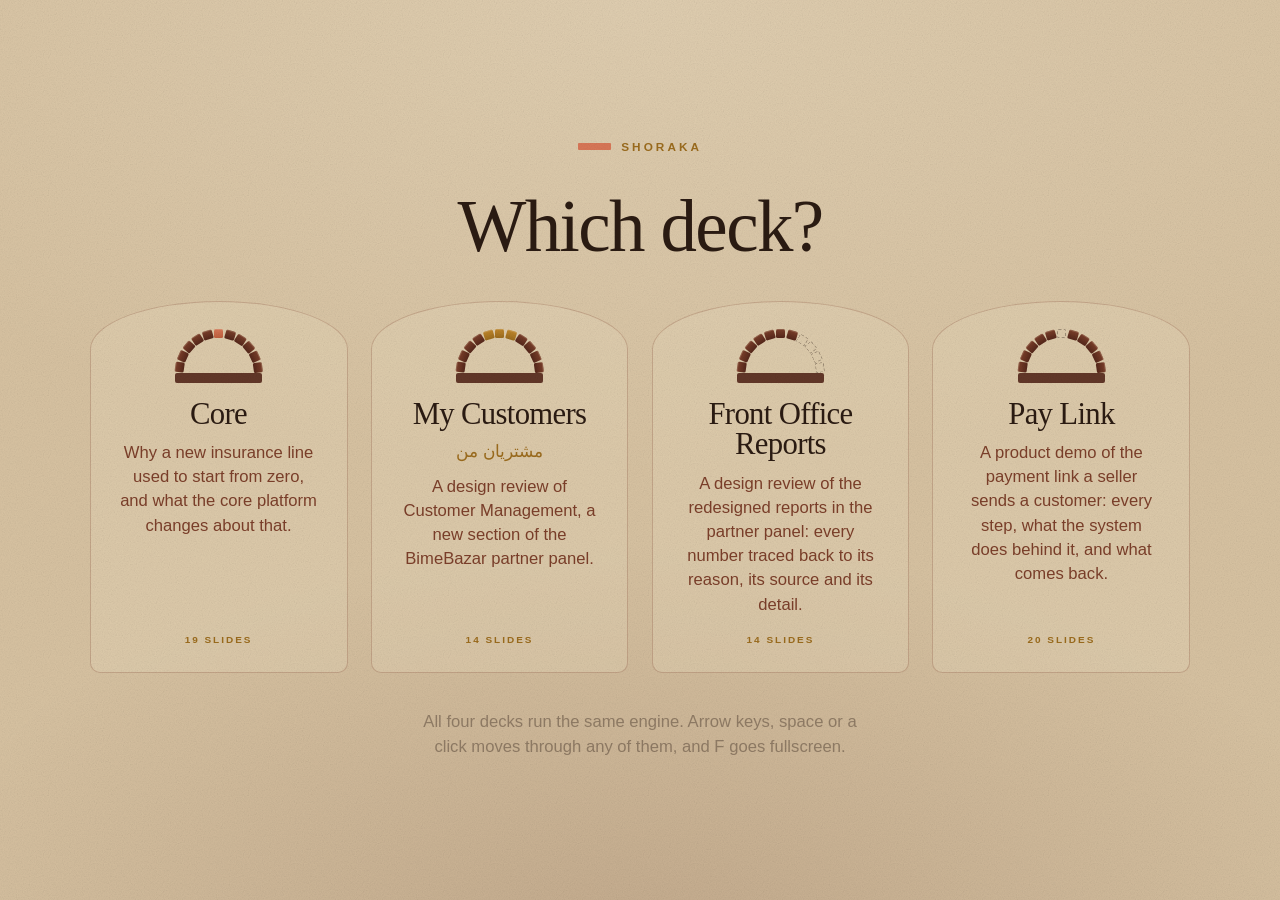
<file: index.html>
<!DOCTYPE html>
<html lang="en">
<head>
<meta charset="utf-8">
<meta name="viewport" content="width=device-width, initial-scale=1">
<title>Shoraka decks</title>
<meta name="description" content="Four presentations: Core, the insurance platform, two design reviews of the BimeBazar partner panel, My Customers and Front Office Reports, and Pay Link, a product demo.">
<meta name="author" content="Shoraka">
<meta name="theme-color" content="#D8C3A2">
<meta property="og:type" content="website">
<meta property="og:title" content="Shoraka decks">
<meta property="og:description" content="Four presentations: Core, the insurance platform, two design reviews of the BimeBazar partner panel, My Customers and Front Office Reports, and Pay Link, a product demo.">
<meta property="og:image" content="https://mrsadri.github.io/core-deck/assets/social/core.jpg">
<meta property="og:url" content="https://mrsadri.github.io/core-deck/">
<meta name="twitter:card" content="summary_large_image">
<link rel="icon" href="assets/brand/favicon.svg" type="image/svg+xml">
<link rel="apple-touch-icon" href="assets/brand/apple-touch-icon.png">
<link rel="stylesheet" href="engine/css/tokens.css">
<link rel="stylesheet" href="engine/css/base.css">
<link rel="stylesheet" href="engine/css/type.css">
<link rel="stylesheet" href="engine/css/motif.css">
<link rel="stylesheet" href="engine/css/motion.css">
<link rel="stylesheet" href="home/css/home.css">
</head>
<body>

<main class="home is-active" id="home">
  <div class="home-grid">
    <div class="eyebrow">Shoraka</div>
    <h1 class="ask">Which deck?</h1>

    <div class="choices">
      <a class="choice" href="core/index.html">
        <div class="choice-arch"><div class="arch" data-bricks="11" data-depth=".2" data-key="1"></div><div class="plinth"></div></div>
        <div class="choice-name">Core</div>
        <p class="choice-sub">Why a new insurance line used to start from zero, and what the core platform changes about that.</p>
        <div class="choice-meta">19 slides</div>
      </a>

      <a class="choice" href="customers/index.html">
        <div class="choice-arch"><div class="arch" data-bricks="11" data-depth=".2" data-new="3"></div><div class="plinth"></div></div>
        <div class="choice-name">My Customers</div>
        <p class="choice-fa" dir="rtl" lang="fa">مشتریان من</p>
        <p class="choice-sub">A design review of Customer Management, a new section of the BimeBazar partner panel.</p>
        <div class="choice-meta">14 slides</div>
      </a>

      <a class="choice" href="reports/index.html">
        <div class="choice-arch"><div class="arch" data-bricks="11" data-depth=".2" data-fill="7"></div><div class="plinth"></div></div>
        <div class="choice-name">Front Office Reports</div>
        <p class="choice-sub">A design review of the redesigned reports in the partner panel: every number traced back to its reason, its source and its detail.</p>
        <div class="choice-meta">14 slides</div>
      </a>

      <a class="choice" href="pay/index.html">
        <div class="choice-arch"><div class="arch" data-bricks="11" data-depth=".2" data-ghostat="5"></div><div class="plinth"></div></div>
        <div class="choice-name">Pay Link</div>
        <p class="choice-sub">A product demo of the payment link a seller sends a customer: every step, what the system does behind it, and what comes back.</p>
        <div class="choice-meta">20 slides</div>
      </a>
    </div>

    <p class="home-foot">All four decks run the same engine. Arrow keys, space or a click moves through any of them, and F goes fullscreen.</p>
  </div>
</main>

<script src="engine/js/motif.js"></script>
<script src="home/main.js"></script>
</body>
</html>
</file>
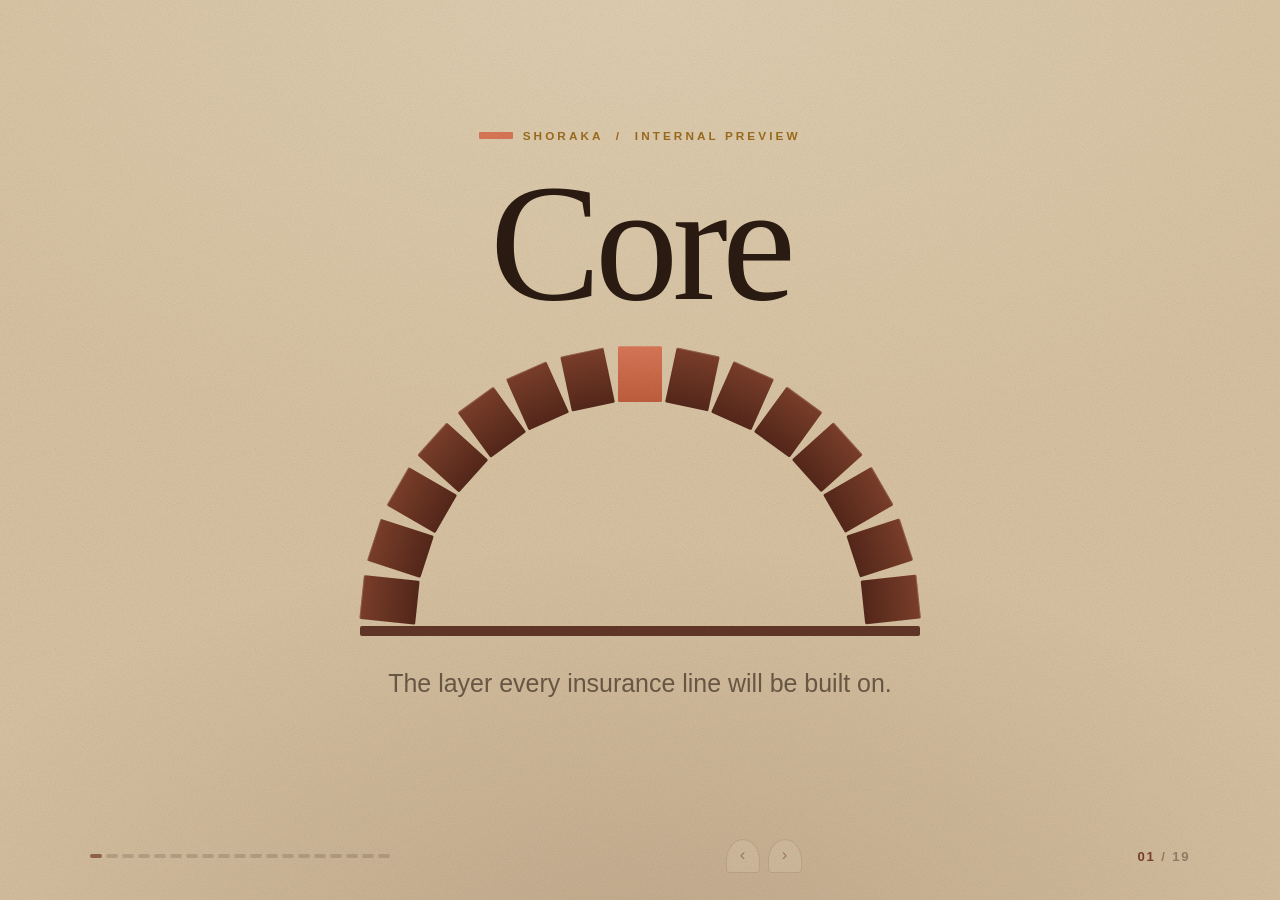
<file: core/index.html>
<!DOCTYPE html>
<html lang="en">
<head>
<meta charset="utf-8">
<meta name="viewport" content="width=device-width, initial-scale=1">
<title>Core | Shoraka</title>
<meta name="description" content="Why launching a new insurance line used to take months at Shoraka, and what the core platform changes about that.">
<meta name="author" content="Shoraka">
<meta name="theme-color" content="#D8C3A2">
<meta property="og:type" content="website">
<meta property="og:title" content="Core | Shoraka">
<meta property="og:description" content="Why launching a new insurance line used to take months, and what the core platform changes about that.">
<meta property="og:image" content="https://mrsadri.github.io/core-deck/assets/social/core.jpg">
<meta property="og:url" content="https://mrsadri.github.io/core-deck/core/">
<meta name="twitter:card" content="summary_large_image">
<link rel="icon" href="../assets/brand/favicon.svg" type="image/svg+xml">
<link rel="apple-touch-icon" href="../assets/brand/apple-touch-icon.png">
<link rel="stylesheet" href="../engine/css/tokens.css">
<link rel="stylesheet" href="../engine/css/base.css">
<link rel="stylesheet" href="../engine/css/shell.css">
<link rel="stylesheet" href="../engine/css/type.css">
<link rel="stylesheet" href="../engine/css/motif.css">
<link rel="stylesheet" href="../engine/css/member.css">
<link rel="stylesheet" href="../engine/css/layout.css">
<link rel="stylesheet" href="../engine/css/title.css">
<link rel="stylesheet" href="../engine/css/hud.css">
<link rel="stylesheet" href="../engine/css/motion.css">
<link rel="stylesheet" href="css/team.css">
<link rel="stylesheet" href="css/slides.css">
</head>
<body>

<div class="deck" id="deck"></div>

<footer class="hud">
  <div class="ticks" id="ticks"></div>
  <div class="nav">
    <button id="prevBtn" type="button" aria-label="Previous slide">&lsaquo;</button>
    <button id="nextBtn" type="button" aria-label="Next slide">&rsaquo;</button>
  </div>
  <div class="count"><b id="cNow">01</b> <span id="cAll">/ 19</span></div>
</footer>

<script src="../engine/js/motif.js"></script>
<script src="../engine/js/stagger.js"></script>
<script src="../engine/js/niche.js"></script>
<script src="../engine/js/render.js"></script>
<script src="../engine/js/presentation.js"></script>
<script src="../engine/js/input.js"></script>
<script src="../engine/js/start.js"></script>
<script src="config.js"></script>
<script src="copy.js"></script>
<script src="content/team.js"></script>
<script src="content/slides-opening.js"></script>
<script src="content/slides-problem.js"></script>
<script src="content/slides-platform.js"></script>
<script src="content/slides-vocabulary.js"></script>
<script src="content/slides-closing.js"></script>
<script src="main.js"></script>
</body>
</html>
</file>
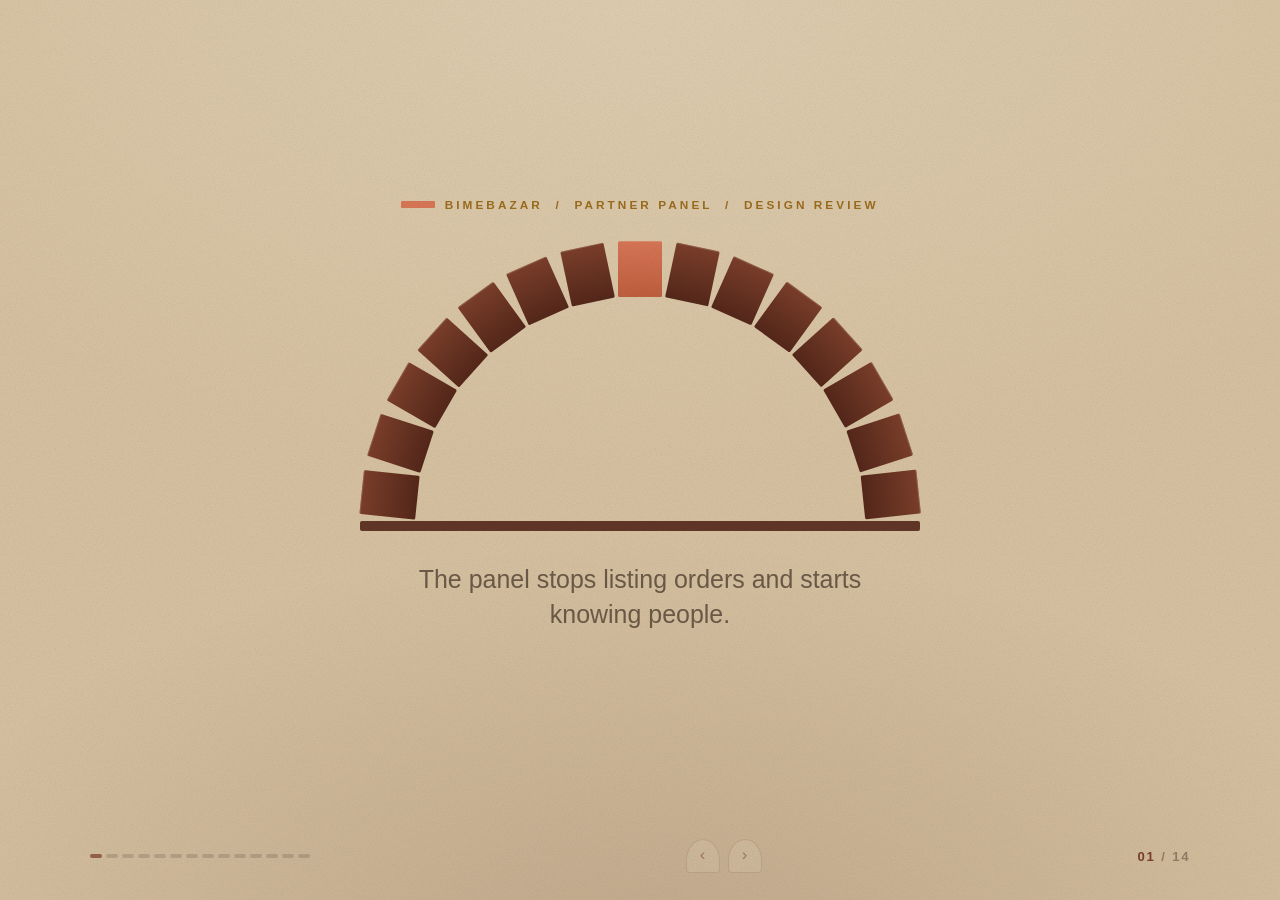
<file: customers/index.html>
<!DOCTYPE html>
<html lang="en">
<head>
<meta charset="utf-8">
<meta name="viewport" content="width=device-width, initial-scale=1">
<title>My Customers | BimeBazar partner panel</title>
<meta name="description" content="A design review of Customer Management, a new section of the BimeBazar partner panel.">
<meta name="author" content="Shoraka">
<meta name="theme-color" content="#D8C3A2">
<meta property="og:type" content="website">
<meta property="og:title" content="My Customers | BimeBazar partner panel">
<meta property="og:description" content="A design review of Customer Management, a new section of the BimeBazar partner panel.">
<meta property="og:image" content="https://mrsadri.github.io/core-deck/assets/social/customers.png">
<meta property="og:url" content="https://mrsadri.github.io/core-deck/customers/">
<meta name="twitter:card" content="summary_large_image">
<link rel="icon" href="../assets/brand/favicon.svg" type="image/svg+xml">
<link rel="apple-touch-icon" href="../assets/brand/apple-touch-icon.png">
<link rel="stylesheet" href="../engine/css/tokens.css">
<link rel="stylesheet" href="../engine/css/base.css">
<link rel="stylesheet" href="../engine/css/shell.css">
<link rel="stylesheet" href="../engine/css/type.css">
<link rel="stylesheet" href="../engine/css/motif.css">
<link rel="stylesheet" href="../engine/css/member.css">
<link rel="stylesheet" href="../engine/css/layout.css">
<link rel="stylesheet" href="../engine/css/title.css">
<link rel="stylesheet" href="../engine/css/hud.css">
<link rel="stylesheet" href="../engine/css/compact.css">
<link rel="stylesheet" href="../engine/css/motion.css">
<link rel="stylesheet" href="css/team.css">
<link rel="stylesheet" href="css/screens.css">
<link rel="stylesheet" href="css/slides.css">
</head>
<body>

<div class="deck" id="deck"></div>

<footer class="hud">
  <div class="ticks" id="ticks"></div>
  <div class="nav">
    <button id="prevBtn" type="button" aria-label="Previous slide">&lsaquo;</button>
    <button id="nextBtn" type="button" aria-label="Next slide">&rsaquo;</button>
  </div>
  <div class="count"><b id="cNow">01</b> <span id="cAll">/ 14</span></div>
</footer>

<script src="../engine/js/motif.js"></script>
<script src="../engine/js/stagger.js"></script>
<script src="../engine/js/niche.js"></script>
<script src="../engine/js/render.js"></script>
<script src="../engine/js/presentation.js"></script>
<script src="../engine/js/input.js"></script>
<script src="../engine/js/start.js"></script>
<script src="config.js"></script>
<script src="screens.js"></script>
<script src="content/team.js"></script>
<script src="content/slides-opening.js"></script>
<script src="content/slides-phase-one.js"></script>
<script src="content/slides-beyond.js"></script>
<script src="content/slides-closing.js"></script>
<script src="main.js"></script>
</body>
</html>
</file>
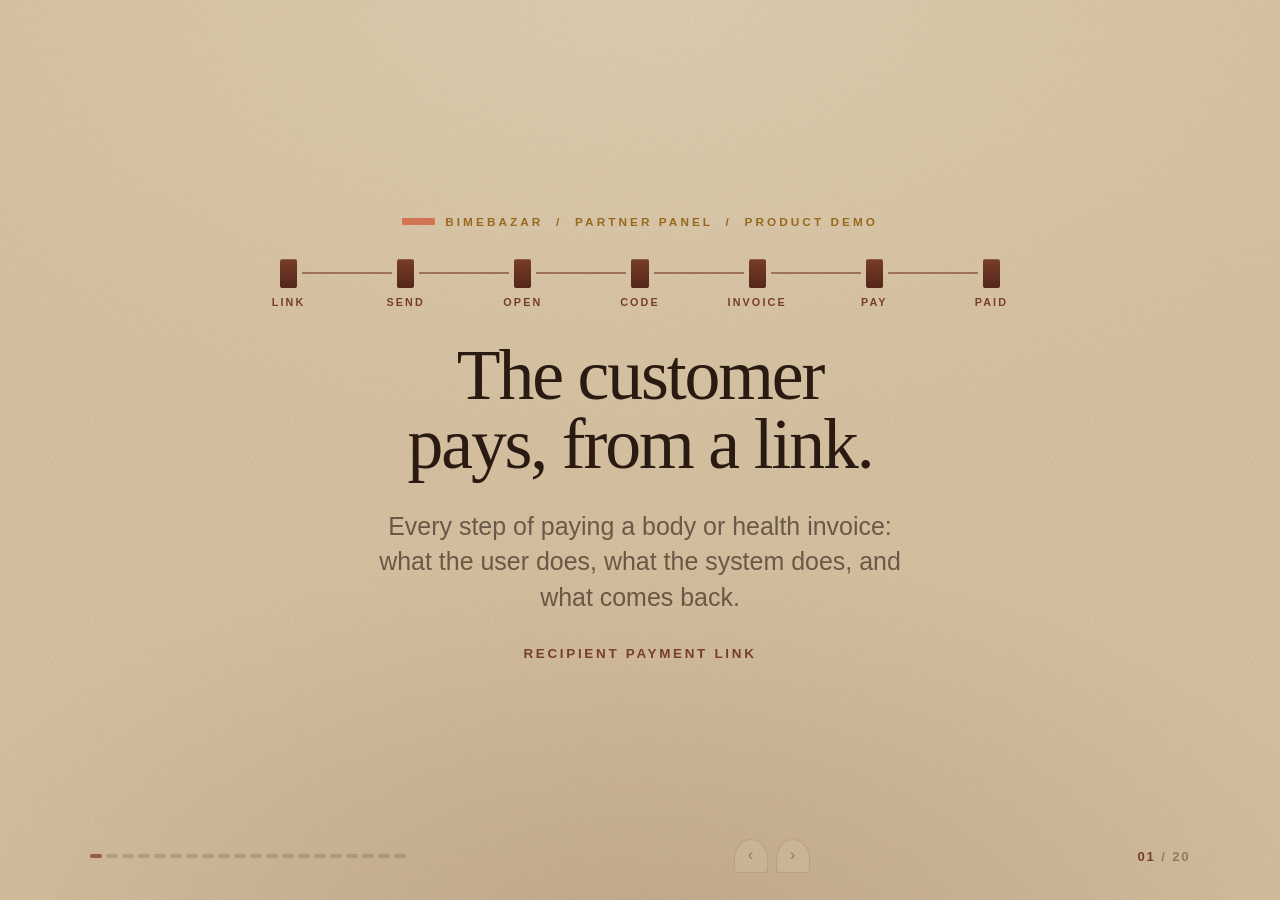
<file: pay/index.html>
<!DOCTYPE html>
<html lang="en">
<head>
<meta charset="utf-8">
<meta name="viewport" content="width=device-width, initial-scale=1">
<title>Pay Link | BimeBazar partner panel</title>
<meta name="description" content="A product demo of the recipient payment link: every step of paying a BimeBazar body or health invoice, and what the system does behind it.">
<meta name="author" content="Shoraka">
<meta name="theme-color" content="#D8C3A2">
<meta property="og:type" content="website">
<meta property="og:title" content="Pay Link | BimeBazar partner panel">
<meta property="og:description" content="A product demo of the recipient payment link: every step of paying a BimeBazar body or health invoice, and what the system does behind it.">
<meta property="og:image" content="https://mrsadri.github.io/core-deck/assets/social/pay.png">
<meta property="og:url" content="https://mrsadri.github.io/core-deck/pay/">
<meta name="twitter:card" content="summary_large_image">
<link rel="icon" href="../assets/brand/favicon.svg" type="image/svg+xml">
<link rel="apple-touch-icon" href="../assets/brand/apple-touch-icon.png">
<link rel="stylesheet" href="../engine/css/tokens.css">
<link rel="stylesheet" href="../engine/css/base.css">
<link rel="stylesheet" href="../engine/css/shell.css">
<link rel="stylesheet" href="../engine/css/type.css">
<link rel="stylesheet" href="../engine/css/motif.css">
<link rel="stylesheet" href="../engine/css/member.css">
<link rel="stylesheet" href="../engine/css/layout.css">
<link rel="stylesheet" href="../engine/css/title.css">
<link rel="stylesheet" href="../engine/css/hud.css">
<link rel="stylesheet" href="../engine/css/compact.css">
<link rel="stylesheet" href="../engine/css/motion.css">
<link rel="stylesheet" href="css/team.css">
<link rel="stylesheet" href="css/rail.css">
<link rel="stylesheet" href="css/steps.css">
<link rel="stylesheet" href="css/slides.css">
</head>
<body>

<div class="deck" id="deck"></div>

<footer class="hud">
  <div class="ticks" id="ticks"></div>
  <div class="nav">
    <button id="prevBtn" type="button" aria-label="Previous slide">&lsaquo;</button>
    <button id="nextBtn" type="button" aria-label="Next slide">&rsaquo;</button>
  </div>
  <div class="count"><b id="cNow">01</b> <span id="cAll">/ 20</span></div>
</footer>

<script src="../engine/js/motif.js"></script>
<script src="../engine/js/stagger.js"></script>
<script src="../engine/js/niche.js"></script>
<script src="../engine/js/render.js"></script>
<script src="../engine/js/presentation.js"></script>
<script src="../engine/js/input.js"></script>
<script src="../engine/js/start.js"></script>
<script src="config.js"></script>
<script src="rail.js"></script>
<script src="content/team.js"></script>
<script src="content/slides-opening.js"></script>
<script src="content/slides-seller.js"></script>
<script src="content/slides-customer.js"></script>
<script src="content/slides-pay.js"></script>
<script src="content/slides-after.js"></script>
<script src="main.js"></script>
</body>
</html>
</file>
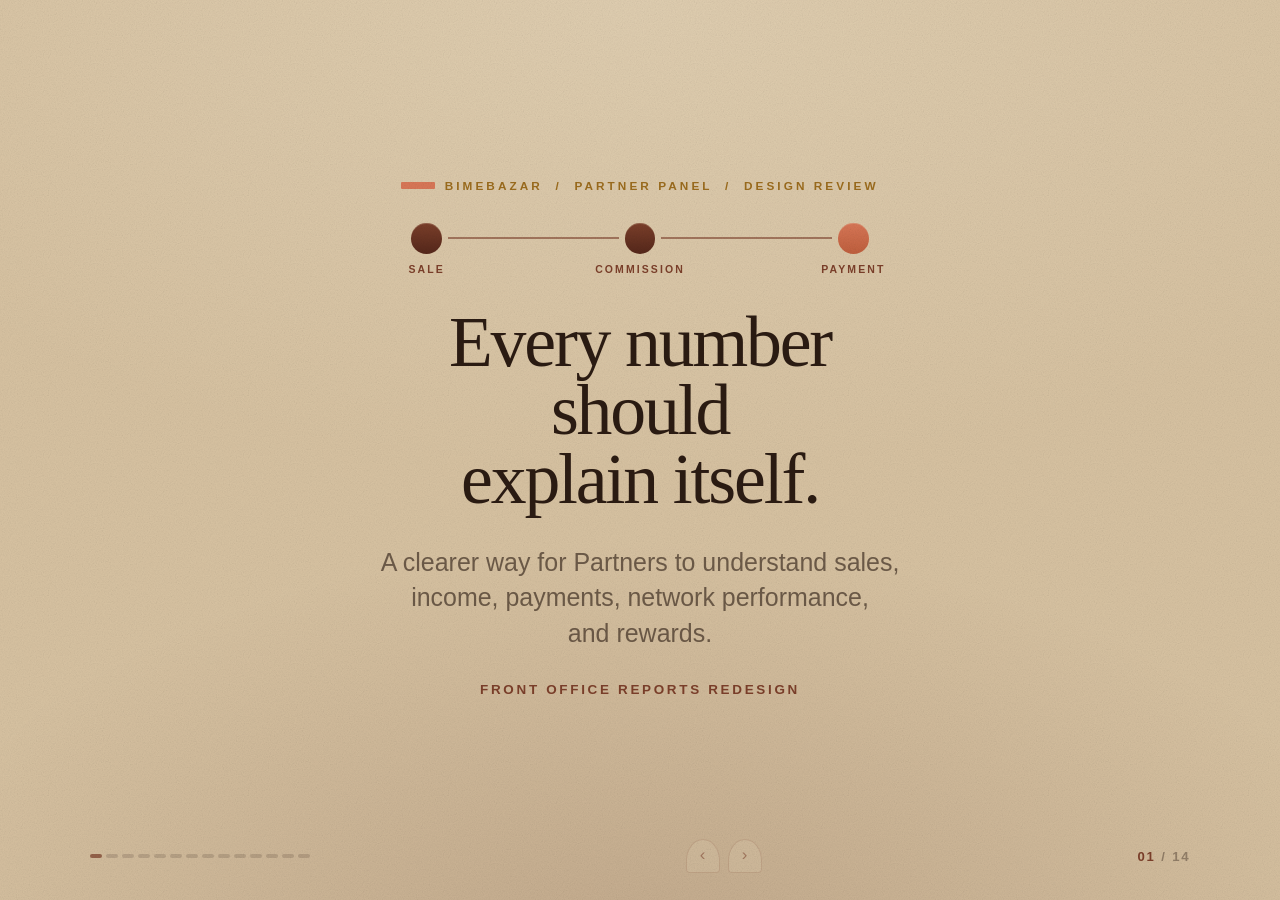
<file: reports/index.html>
<!DOCTYPE html>
<html lang="en">
<head>
<meta charset="utf-8">
<meta name="viewport" content="width=device-width, initial-scale=1">
<title>Front Office Reports | BimeBazar partner panel</title>
<meta name="description" content="A design review of the redesigned reporting experience in the BimeBazar partner panel.">
<meta name="author" content="Shoraka">
<meta name="theme-color" content="#D8C3A2">
<meta property="og:type" content="website">
<meta property="og:title" content="Front Office Reports | BimeBazar partner panel">
<meta property="og:description" content="A design review of the redesigned reporting experience in the BimeBazar partner panel.">
<meta property="og:image" content="https://mrsadri.github.io/core-deck/assets/social/reports.png">
<meta property="og:url" content="https://mrsadri.github.io/core-deck/reports/">
<meta name="twitter:card" content="summary_large_image">
<link rel="icon" href="../assets/brand/favicon.svg" type="image/svg+xml">
<link rel="apple-touch-icon" href="../assets/brand/apple-touch-icon.png">
<link rel="stylesheet" href="../engine/css/tokens.css">
<link rel="stylesheet" href="../engine/css/base.css">
<link rel="stylesheet" href="../engine/css/shell.css">
<link rel="stylesheet" href="../engine/css/type.css">
<link rel="stylesheet" href="../engine/css/motif.css">
<link rel="stylesheet" href="../engine/css/member.css">
<link rel="stylesheet" href="../engine/css/layout.css">
<link rel="stylesheet" href="../engine/css/title.css">
<link rel="stylesheet" href="../engine/css/hud.css">
<link rel="stylesheet" href="../engine/css/compact.css">
<link rel="stylesheet" href="../engine/css/motion.css">
<link rel="stylesheet" href="css/team.css">
<link rel="stylesheet" href="css/trace.css">
<link rel="stylesheet" href="css/screens.css">
<link rel="stylesheet" href="css/pins.css">
<link rel="stylesheet" href="css/slides.css">
</head>
<body>

<div class="deck" id="deck"></div>

<footer class="hud">
  <div class="ticks" id="ticks"></div>
  <div class="nav">
    <button id="prevBtn" type="button" aria-label="Previous slide">&lsaquo;</button>
    <button id="nextBtn" type="button" aria-label="Next slide">&rsaquo;</button>
  </div>
  <div class="count"><b id="cNow">01</b> <span id="cAll">/ 14</span></div>
</footer>

<script src="../engine/js/motif.js"></script>
<script src="../engine/js/stagger.js"></script>
<script src="../engine/js/niche.js"></script>
<script src="../engine/js/render.js"></script>
<script src="../engine/js/presentation.js"></script>
<script src="../engine/js/input.js"></script>
<script src="../engine/js/start.js"></script>
<script src="config.js"></script>
<script src="screens.js"></script>
<script src="content/team.js"></script>
<script src="content/slides-opening.js"></script>
<script src="content/slides-money.js"></script>
<script src="content/slides-network.js"></script>
<script src="content/slides-closing.js"></script>
<script src="main.js"></script>
</body>
</html>
</file>
<file: engine/css/tokens.css>
/* ============================================================
   Every token, for both decks and the homepage.

   One value, defined once. A deck does not declare tokens of its own: a
   size only one deck needs belongs in that deck's own stylesheet, next to
   the rule that needs it. So a number here moves both decks together, and
   a number that moves one deck is visibly local.

   --tile is the one token a deck still narrows, and only because the cap
   follows the grid rather than the brand. Core packs 14 members into two
   tiers, so the shared cap below leaves it 1.3px short of its frame at
   1280x800; it sets its own in core/css/team.css. My Customers sets 5 in
   one tier and uses the shared value. Both decks narrow it again on a
   narrow, tall frame, where Core drops to 4 columns and Customers to 2.
   ============================================================ */
:root{
  /* ---------- palette: kraft paper, brick, and one accent ---------- */
  --kraft:        #d8c3a2;
  --kraft-hi:     #e7d8bd;
  --kraft-lo:     #c3a77e;
  --brick:        #7c3f2a;
  --brick-deep:   #55271a;
  --yellow:       #c1872a;
  --yellow-lo:    #9c6c1d;
  --orange:       #d97757;
  --ink:          #2b1b12;
  --ink-60:       rgba(43,27,18,.62);
  --ink-38:       rgba(43,27,18,.38);
  --ink-14:       rgba(43,27,18,.14);

  /* ---------- families: installed faces only, so a deck renders offline ---------- */
  --serif: "Iowan Old Style","Palatino Linotype","Book Antiqua",Palatino,Georgia,"Times New Roman",serif;
  --sans: -apple-system,BlinkMacSystemFont,"Segoe UI","Helvetica Neue",Arial,sans-serif;

  /* ---------- the type scale, largest first ----------
     --h1-hero sets a single display word, such as Core on its title
     slide. --h1 sets a display sentence, which is what every other h1 in
     either deck is. --h2 down are the same sizes both decks always used. */
  --h1-hero: clamp(4rem,13vw,15rem);
  --h1:      clamp(2.7rem,8vw,8.6rem);
  --h2:      clamp(2.4rem,5.7vw,6.1rem);
  --lead:    clamp(1.05rem,1.95vw,2.05rem);
  --support: clamp(.9rem,1.3vw,1.32rem);
  --eyebrow: clamp(.7rem,.92vw,1rem);

  /* ---------- the member tile ----------
     --tile is a cap, not a width: a niche fills its grid cell up to this.
     The cap stops a sparse grid ballooning; a dense grid is governed by
     its cell long before the cap is reached. */
  --tile:   min(204px, 24vh);
  --m-name: clamp(.83rem,1.1vw,1.16rem);
  --m-role: clamp(.72rem,.92vw,.97rem);

  /* ---------- the panel screenshot frame ----------
     My Customers frames every capture to this. Change it once if the real
     captures come back at a size other than 1280 x 832. */
  --shot-ratio: 1280 / 832;

  /* ---------- motion and the frame ---------- */
  --ease: cubic-bezier(.2,.72,.2,1);
  --pad-y: 7vh;
  --pad-x: 7vw;
}
</file>
<file: engine/css/base.css>
/* The page itself: the reset, the kraft ground, the paper grain. */
*{box-sizing:border-box;margin:0;padding:0}
html,body{height:100%}

body{
  background-color:var(--kraft);
  background-image:
    radial-gradient(120% 90% at 50% 0%, rgba(231,216,189,.55) 0%, rgba(231,216,189,0) 58%),
    radial-gradient(100% 80% at 50% 108%, rgba(85,39,26,.16) 0%, rgba(85,39,26,0) 60%);
  color:var(--ink);
  font-family:var(--sans);
  overflow:hidden;
  cursor:default;
  -webkit-font-smoothing:antialiased;
}

/* paper grain */
body::after{
  content:"";position:fixed;inset:0;z-index:60;pointer-events:none;
  opacity:.42;mix-blend-mode:multiply;
  background-image:url("data:image/svg+xml,%3Csvg xmlns='http://www.w3.org/2000/svg' width='200' height='200'%3E%3Cfilter id='n'%3E%3CfeTurbulence type='fractalNoise' baseFrequency='.85' numOctaves='3' stitchTiles='stitch'/%3E%3CfeColorMatrix type='saturate' values='0'/%3E%3C/filter%3E%3Crect width='200' height='200' filter='url(%23n)' opacity='.5'/%3E%3C/svg%3E");
}
</file>
<file: engine/css/type.css>
/* ---------- type ---------- */
.eyebrow{
  font-family:var(--sans);
  font-size:var(--eyebrow);
  font-weight:600;letter-spacing:.26em;text-transform:uppercase;
  color:var(--yellow-lo);
  display:flex;align-items:center;gap:.85em;
}
.eyebrow::before{content:"";width:clamp(20px,2.6vw,42px);height:7px;background:var(--orange);border-radius:1px;flex:none}

h1{
  font-family:var(--serif);font-weight:400;
  font-size:var(--h1);line-height:.86;letter-spacing:-.035em;
}
/* one display word, set as large as the frame allows */
h1.hero{
  font-size:var(--h1-hero);
}
h2{
  font-family:var(--serif);font-weight:400;
  font-size:var(--h2);line-height:1.0;letter-spacing:-.022em;
  max-width:20ch;text-wrap:balance;
}
h2.tight{max-width:16ch}
.lead{
  font-size:var(--lead);line-height:1.42;
  color:var(--ink-60);max-width:34ch;font-weight:400;text-wrap:pretty;
}
.support{
  font-size:var(--support);line-height:1.5;
  color:var(--brick);max-width:40ch;
}
.stack{display:flex;flex-direction:column;gap:clamp(1rem,2.2vh,1.9rem);align-items:flex-start}
.stack.center{align-items:center;text-align:center}
.stack.center .eyebrow{justify-content:center}
.stack.center .lead{max-width:38ch}
</file>
<file: engine/css/motif.css>
/* ---------- arch (rowlock voussoirs) ---------- */
.arch{position:relative;width:100%;margin-inline:auto}
.vsr{position:absolute;left:50%;bottom:0;transform-origin:50% 100%;display:block}
.vsr > i{
  position:absolute;top:0;left:0;right:0;display:block;
  background:linear-gradient(180deg,var(--brick) 0%,var(--brick-deep) 100%);
  border-radius:1.5px;
  box-shadow:inset 0 1px 0 rgba(231,216,189,.22);
  opacity:0;transform:scale(.86);
  transition:opacity .5s var(--ease), transform .5s var(--ease);
  transition-delay:calc(var(--i) * 34ms + 160ms);
}
.is-active .vsr > i{opacity:1;transform:none}
.vsr.is-ghost > i{
  background:none;border:1.5px dashed rgba(43,27,18,.34);box-shadow:none;
}
.vsr.is-new > i{background:linear-gradient(180deg,var(--yellow) 0%,var(--yellow-lo) 100%)}
.vsr.is-key > i{background:linear-gradient(180deg,var(--orange) 0%,#c05f3d 100%)}
/* the search hit: one stone pulled clear of the curve */
.vsr.is-lift > i{
  background:linear-gradient(180deg,var(--orange) 0%,#c05f3d 100%);
  box-shadow:0 10px 20px -10px rgba(85,39,26,.55), inset 0 1px 0 rgba(231,216,189,.3);
}
.vsr.is-lift{filter:drop-shadow(0 0 0 transparent)}
/* springing line under an arch */
.plinth{height:10px;background:var(--brick-deep);border-radius:2px;opacity:.9}
.plinth.thin{height:6px}
/* ---------- loose bricks: the order list before it has an owner ---------- */
.loose{position:relative;width:100%}
.lb{
  position:absolute;display:block;border-radius:1.5px;
  background:linear-gradient(180deg,var(--brick) 0%,var(--brick-deep) 100%);
  box-shadow:inset 0 1px 0 rgba(231,216,189,.22);
  opacity:0;transform:scale(.8);
  transition:opacity .5s var(--ease), transform .55s var(--ease);
  transition-delay:calc(var(--i) * 26ms + 140ms);
}
.is-active .lb{opacity:1;transform:none}
.lb.pale{background:linear-gradient(180deg,var(--kraft-lo) 0%,#b1946a 100%)}
</file>
<file: engine/css/motion.css>
@media (prefers-reduced-motion:reduce){
  *{transition-duration:.01ms !important;animation-duration:.01ms !important;transition-delay:0ms !important}
}
</file>
<file: home/css/home.css>
/* ---------- the chooser ---------- */
/* The homepage is not a deck: no slides, no HUD, no navigation. It borrows
   the ground from base.css, the type scale from tokens.css and the arch from
   motif.css, so it cannot drift away from the decks it introduces.

   .home carries .is-active because that is the engine's word for revealed,
   and the homepage is revealed for as long as it is open. It is what makes
   the bricks of each card's arch opaque. The entrance itself is a plain
   keyframe on the same 65ms beat and the same --ease as a slide, so the
   timing matches without the homepage joining the deck lifecycle, and every
   element ends at its resting state, so the cards stay readable even if the
   animation never runs. */

/* one screen, but never clip the cards on a short frame */
body{overflow:auto}

.home{
  min-height:100%;display:grid;place-items:center;
  padding:var(--pad-y) var(--pad-x);
}
.home-grid{
  display:flex;flex-direction:column;align-items:center;text-align:center;
  gap:clamp(1.6rem,4.2vh,3rem);width:min(1360px,100%);
}
.home-grid .eyebrow{justify-content:center}
.ask{font-size:var(--h2);line-height:1;letter-spacing:-.022em;max-width:20ch}
.home-foot{font-size:var(--support);color:var(--ink-38);max-width:48ch;line-height:1.5}

/* ---------- the four cards ----------
   Four across leave each card about a quarter narrower than three did, so
   the row takes a wider measure and a deck's name a smaller size: Front
   Office Reports has to stay on two lines at 1280. */
.choices{
  display:grid;grid-template-columns:repeat(4,minmax(0,1fr));
  gap:clamp(.8rem,1.8vw,1.8rem);width:100%;
}
.choice{
  display:flex;flex-direction:column;align-items:center;gap:.75rem;
  padding:clamp(1.3rem,3vh,2.2rem) clamp(1rem,2.2vw,2rem);
  border:1px solid rgba(124,63,42,.26);
  border-radius:50% 50% 10px 10px / 13% 13% 10px 10px;
  background:rgba(231,216,189,.34);
  color:inherit;text-decoration:none;
  transition:background .25s var(--ease),border-color .25s var(--ease),transform .25s var(--ease);
}
.choice:hover,.choice:focus-visible{
  background:rgba(231,216,189,.74);border-color:rgba(124,63,42,.54);
  transform:translateY(-3px);
}
.choice:focus-visible{outline:2px solid var(--orange);outline-offset:3px}

/* a small arch over each card, built by the primitive the decks use */
.choice-arch{width:min(190px,44%)}

.choice-name{
  font-family:var(--serif);font-weight:400;
  font-size:clamp(1.45rem,2.4vw,2.5rem);line-height:1;letter-spacing:-.022em;
  margin-top:.2rem;
}
.choice-fa{font-size:var(--support);color:var(--yellow-lo);line-height:1.3}
.choice-sub{font-size:var(--support);color:var(--brick);max-width:32ch;line-height:1.45}
/* pinned to the foot of the card, so the counts sit on one line
   however much the copy above them differs in length */
.choice-meta{
  font-size:clamp(.6rem,.78vw,.78rem);letter-spacing:.2em;text-transform:uppercase;
  font-weight:600;color:var(--yellow-lo);margin-top:auto;padding-top:.3rem;
}

/* ---------- the entrance ---------- */
.home-grid > *,.choice{animation:rise .55s var(--ease) both;animation-delay:calc(var(--d,0) * 65ms)}
/* the card row carries its cards, which animate on their own beats */
.choices{animation:none}
.home-grid > *:nth-child(1){--d:0}
.home-grid > *:nth-child(2){--d:1}
.home-grid > *:nth-child(4){--d:7}
.choice:nth-child(1){--d:2}
.choice:nth-child(2){--d:3}
.choice:nth-child(3){--d:4}
.choice:nth-child(4){--d:5}
@keyframes rise{from{opacity:0;transform:translateY(18px)}}

/* ---------- a narrow, tall frame ----------
   The cards stack, so the page gets taller exactly when it has less room.
   Every card has to stay above the fold: a chooser whose last choice is
   below it is only asking part of a question. Four cards stacked do not
   fit, so they sit two by two, with a smaller arch and tighter padding. */
@media (max-aspect-ratio:1/1){
  .home{padding-block:clamp(1rem,2.6vh,2rem)}
  .home-grid{gap:clamp(.8rem,2vh,1.4rem)}
  .choices{grid-template-columns:repeat(2,minmax(0,1fr));gap:clamp(.7rem,1.6vh,1.2rem)}
  .choice{gap:.45rem;padding:clamp(.9rem,1.8vh,1.4rem) clamp(1rem,2.2vw,2rem)}
  .choice-arch{width:min(120px,40%)}
}
@media (max-width:760px) and (max-aspect-ratio:1/1){
  .home-grid{gap:clamp(.7rem,1.8vh,1.2rem)}
  .choice{gap:.35rem;padding:.75rem .9rem}
}

/* motion.css zeroes every duration, but an animation delay would still hold
   a card back, so the homepage clears its own */
@media (prefers-reduced-motion:reduce){
  .home-grid > *,.choice{animation-delay:0ms}
}
</file>
<file: engine/css/shell.css>
/* The deck frame, slide visibility, and the enter animation. */
/* ---------- deck shell ---------- */
.deck{position:fixed;inset:0}

.slide{
  position:absolute;inset:0;
  display:grid;place-items:center;
  padding:var(--pad-y) var(--pad-x) calc(var(--pad-y) + 24px);
  opacity:0;visibility:hidden;
  transition:opacity .40s var(--ease), visibility 0s .40s;
}
.slide.is-active{opacity:1;visibility:visible;transition:opacity .40s var(--ease)}
.wrap{width:min(1440px,100%)}

/* enter animation */
[data-anim]{
  opacity:0;transform:translateY(18px);
  transition:opacity .55s var(--ease), transform .55s var(--ease);
  transition-delay:calc(var(--d,0) * 65ms);
}
.is-active [data-anim]{opacity:1;transform:none}
</file>
<file: engine/css/member.css>
/* ---------- the member tile ---------- */
/* One niche, shared by every deck, sized by three deck tokens:
   --tile, --m-name and --m-role. A niche holds a photo, the Claude
   glyph, or a pending marker. */
.member{width:100%;text-align:center}
.niche{
  position:relative;aspect-ratio:3/4;width:100%;
  max-width:var(--tile);margin:0 auto .9rem;padding:6px;
  border-radius:50% 50% 7px 7px / 37% 37% 7px 7px;
  background:linear-gradient(165deg,var(--brick) 0%,var(--brick-deep) 100%);
  box-shadow:0 12px 26px -16px rgba(43,27,18,.72);
}
.niche::after{ /* keystone tick */
  content:"";position:absolute;top:-5px;left:50%;transform:translateX(-50%);
  width:12px;height:12px;background:var(--orange);border-radius:2px;
}
.niche img{
  width:100%;height:100%;object-fit:cover;display:block;
  border-radius:50% 50% 4px 4px / 36% 36% 4px 4px;
  background:#6b3423;
  filter:saturate(.86) contrast(1.03);
}
.niche.glyph{display:grid;place-items:center}
.niche.glyph .inner{
  width:100%;height:100%;border-radius:50% 50% 4px 4px / 36% 36% 4px 4px;
  background:linear-gradient(168deg,#f0e4ce 0%,#dcc9a8 100%);
  display:flex;align-items:center;justify-content:center;padding-bottom:6%;
}
/* official Claude mark, unmodified, in its own #D97757 */
.niche.glyph .mark{
  width:60%;height:auto;object-fit:contain;border-radius:0;background:none;filter:none;
}
/* a face we do not have yet, in the same pending voice as the screenshots */
.niche.is-pending{background:none;border:2px dotted var(--orange);padding:4px}
.niche.is-pending::after{background:var(--orange);opacity:.5}
.niche.is-pending .inner{
  width:100%;height:100%;border-radius:50% 50% 4px 4px / 36% 36% 4px 4px;
  background:repeating-linear-gradient(135deg, rgba(217,119,87,.08) 0 10px, rgba(217,119,87,0) 10px 20px), rgba(231,216,189,.6);
  display:grid;place-items:center;padding:8% 6%;
}
.niche.is-pending .tag{
  font-size:clamp(.5rem,.66vw,.68rem);letter-spacing:.14em;text-transform:uppercase;
  font-weight:600;color:var(--orange);line-height:1.3;
}
.m-name{
  font-size:var(--m-name);font-weight:600;line-height:1.28;letter-spacing:-.012em;
  min-height:2.56em; /* keeps every role on the same baseline */
  overflow-wrap:break-word;
}
.m-role{font-size:var(--m-role);color:var(--brick);margin-top:.28rem;letter-spacing:.02em}
/* a narrow, tall frame */
@media (max-width:760px) and (max-aspect-ratio:1/1){
  .niche{padding:4px}
  .niche::after{width:8px;height:8px;top:-4px}
}
</file>
<file: engine/css/layout.css>
/* ---------- split layout ---------- */
.split{display:grid;grid-template-columns:1.05fr .95fr;gap:clamp(2rem,6vw,7rem);align-items:center}
.split.tip{grid-template-columns:1fr 1fr}
@media (max-aspect-ratio:1/1){
  .split{grid-template-columns:1fr;gap:clamp(1.6rem,4vh,3rem)}
}
/* ---------- three cards on an arc ---------- */
.arcrow{
  position:relative;display:grid;grid-template-columns:repeat(3,1fr);width:100%;
  gap:clamp(1rem,3vw,3rem);align-items:stretch;
  padding:clamp(1.4rem,4vh,3.2rem) 0 clamp(.6rem,2vh,1.6rem);
}
.pier{
  position:relative;background:rgba(231,216,189,.55);
  border:1px solid rgba(124,63,42,.26);
  border-radius:46% 46% 6px 6px / 26% 26% 6px 6px;
  padding:clamp(1.5rem,3.2vh,2.4rem) clamp(1rem,1.9vw,1.9rem) clamp(1.2rem,2.6vh,2rem);
  text-align:center;
  display:flex;flex-direction:column;justify-content:center;
  transform-origin:50% 100%;
  box-shadow:0 14px 30px -24px rgba(43,27,18,.6);
}
/* the three piers radiate, like voussoirs around a curve */
.pier:nth-child(1){transform:rotate(-3.4deg) translateY(clamp(8px,1.6vh,20px))}
.pier:nth-child(2){transform:translateY(calc(-1 * clamp(12px,2.4vh,32px)))}
.pier:nth-child(3){transform:rotate(3.4deg) translateY(clamp(8px,1.6vh,20px))}
.pier .num{
  font-family:var(--serif);font-size:clamp(1.5rem,2.4vw,2.4rem);color:var(--orange);line-height:1;
  margin-bottom:.5rem;display:block;
}
.pier .pt{font-size:clamp(1rem,1.62vw,1.72rem);line-height:1.32;font-weight:500;letter-spacing:-.01em}
.pier .ps{font-size:clamp(.78rem,1.02vw,1.04rem);color:var(--brick);margin-top:.55rem;line-height:1.4}
</file>
<file: engine/css/title.css>
/* ---------- title ---------- */
.title-grid{display:grid;gap:clamp(1.4rem,3.4vh,2.6rem);justify-items:center;text-align:center}
.title-arch{width:min(560px,58vw)}
.hint{
  font-size:.82rem;letter-spacing:.18em;text-transform:uppercase;color:var(--ink-38);
  animation:fade 6s ease forwards;animation-delay:2.4s;
}
@keyframes fade{to{opacity:0}}
/* ---------- closing ---------- */
.closing .lead{max-width:30ch}
.sign{display:flex;gap:.7rem;align-items:center;color:var(--brick);font-size:clamp(.8rem,1.05vw,1.08rem);letter-spacing:.2em;text-transform:uppercase;font-weight:600}

/* the subtitle under a title arch sets its own measure */
.title-grid .lead{max-width:40ch}
</file>
<file: engine/css/hud.css>
/* ---------- HUD ---------- */
.hud{
  position:fixed;left:var(--pad-x);right:var(--pad-x);bottom:clamp(16px,3vh,30px);
  z-index:50;display:flex;align-items:center;justify-content:space-between;gap:2rem;
  pointer-events:none;
}
.ticks{display:flex;gap:4px;align-items:center}
.ticks b{width:12px;height:4px;border-radius:2px;background:rgba(43,27,18,.16);transition:background .3s var(--ease)}
.ticks b.on{background:rgba(124,63,42,.72)}
.nav{display:flex;gap:8px;pointer-events:auto;opacity:.5;transition:opacity .25s var(--ease)}
.nav:hover{opacity:1}
.nav button{
  width:34px;height:34px;padding:0 0 2px;
  border:1px solid rgba(124,63,42,.32);
  border-radius:50% 50% 4px 4px / 62% 62% 4px 4px;
  background:rgba(231,216,189,.42);color:var(--brick);
  font:inherit;font-size:1.05rem;line-height:1;cursor:pointer;
  display:grid;place-items:center;
  transition:background .2s var(--ease),border-color .2s var(--ease),transform .2s var(--ease);
}
.nav button:hover{background:rgba(231,216,189,.92);border-color:var(--brick)}
.nav button:active{transform:translateY(1px)}
.nav button:focus-visible{outline:2px solid var(--orange);outline-offset:3px}
.count{font-size:.82rem;letter-spacing:.14em;color:var(--ink-38);font-variant-numeric:tabular-nums;font-weight:600}
.count b{color:var(--brick)}
</file>
<file: core/css/team.css>
/* ---------- team ---------- */
/* Both tiers share one 7 column grid, one tile size and one pair of label
   sizes, so every member is set at the same weight.

   Core is the one deck that narrows --tile. Two tiers of 7 are taller than
   one tier of 5, and the cap is reached from the vh side well before the
   px side: at the shared min(204px, 24vh) this slide stands 1.3px taller
   than its frame at 1280x800, and 18vh clears it by 43.7px. */
:root{--tile: min(158px, 18vh)}

.team,.wider-row{
  display:grid;grid-template-columns:repeat(7,minmax(0,1fr));
  gap:clamp(.4rem,1.1vw,1.3rem);justify-items:center;width:100%;
}
.wm{width:100%;text-align:center}
/* second tier: the wider team, carried on a shared springing line */
.wider{width:100%;display:flex;flex-direction:column;gap:clamp(.7rem,1.7vh,1.3rem)}
.wider-label{
  display:flex;align-items:center;gap:clamp(.7rem,1.5vw,1.5rem);
  font-size:clamp(.64rem,.84vw,.9rem);font-weight:600;
  letter-spacing:.24em;text-transform:uppercase;color:var(--yellow-lo);white-space:nowrap;
}
.wider-label::before,.wider-label::after{
  content:"";height:2px;flex:1;background:rgba(124,63,42,.26);border-radius:1px;
}
.wm{display:flex;flex-direction:column;align-items:center}
.wm b{
  display:block;font-size:var(--m-name);font-weight:600;
  line-height:1.28;letter-spacing:-.012em;min-height:2.56em;
  overflow-wrap:break-word;
}
.wm i{
  display:block;font-style:normal;font-size:var(--m-role);
  color:var(--brick);margin-top:.18rem;letter-spacing:.02em;
}
/* A narrow, tall frame: fewer columns and smaller tiles, both tiers alike.
   14 members in 4 columns is 4 rows, which leaves this slide 8.4px inside
   its frame at 390x844. At the Customers cap of 84px it runs 163.3px over
   and clips, which is why the cap is set per deck rather than shared. */
@media (max-width:760px) and (max-aspect-ratio:1/1){
  :root{--tile:58px;--m-name:.7rem;--m-role:.66rem}
  .team,.wider-row{grid-template-columns:repeat(4,minmax(0,1fr));row-gap:1rem}
  .niche{margin-bottom:.45rem}
}
</file>
<file: core/css/slides.css>
/* ---------- repeated builds ---------- */
.repeat{display:grid;grid-template-columns:repeat(4,1fr);gap:clamp(.9rem,2.4vw,2.4rem);width:100%}
.rep-col{text-align:center}
.rep-col .arch{width:100%}
.rep-name{font-size:clamp(.8rem,1.05vw,1.1rem);font-weight:600;margin-top:.8rem;letter-spacing:.04em;text-transform:uppercase}
.rep-cost{font-size:clamp(.74rem,.95vw,1rem);color:var(--brick);margin-top:.2rem}

/* ---------- key/legend ---------- */
.legend{display:flex;flex-direction:column;gap:.85rem;margin-top:.4rem}
.leg{display:flex;align-items:center;gap:.7rem;font-size:clamp(.84rem,1.15vw,1.18rem);color:var(--ink-60)}
.leg b{width:16px;height:16px;border-radius:2px;flex:none}
.leg b.brown{background:var(--brick)}
.leg b.yellow{background:var(--yellow)}
.leg span{color:var(--ink);font-weight:600}
/* ---------- big number ---------- */
.punch{display:flex;align-items:baseline;gap:clamp(1rem,3vw,3rem);flex-wrap:wrap;justify-content:center}
.was{
  font-family:var(--serif);font-size:clamp(2rem,5.4vw,5.4rem);color:var(--ink-38);
  position:relative;line-height:1;
}
.was::after{content:"";position:absolute;left:-4%;right:-4%;top:52%;height:5px;background:var(--brick);opacity:.55;border-radius:3px}
.arrowg{font-size:clamp(1.6rem,3.4vw,3.4rem);color:var(--orange);line-height:1}
.now{font-family:var(--serif);font-size:clamp(3.4rem,9.2vw,10.5rem);line-height:.9;letter-spacing:-.03em}
.now em{font-style:normal;color:var(--orange)}

/* ---------- BFF geometry ---------- */
.bff{width:100%}
.bff-row{display:grid;grid-template-columns:repeat(3,1fr);gap:clamp(1rem,2.6vw,2.6rem);align-items:end}
.opening{
  position:relative;aspect-ratio:1/.86;
  border:2px solid var(--brick);border-bottom:none;
  border-radius:50% 50% 0 0 / 62% 62% 0 0;
  background:linear-gradient(180deg,rgba(231,216,189,.62),rgba(231,216,189,0));
  display:flex;align-items:flex-end;justify-content:center;padding-bottom:9%;
}
.opening span{font-size:clamp(.85rem,1.3vw,1.34rem);font-weight:600;letter-spacing:.1em;text-transform:uppercase}
.base{
  margin-top:10px;height:clamp(38px,5.4vh,62px);border-radius:3px;
  background:linear-gradient(180deg,var(--brick) 0%,var(--brick-deep) 100%);
  display:flex;align-items:center;justify-content:center;
  color:var(--kraft-hi);letter-spacing:.34em;text-transform:uppercase;
  font-size:clamp(.72rem,1.02vw,1.06rem);font-weight:600;
}

/* ---------- before / after ---------- */
.ba{display:grid;grid-template-columns:1fr auto 1fr;gap:clamp(1.4rem,4vw,4rem);align-items:center;width:100%}
.ba-col .k{font-size:clamp(.72rem,.95vw,1rem);letter-spacing:.26em;text-transform:uppercase;color:var(--yellow-lo);margin-bottom:.9rem;font-weight:600}
.ba-col .v{font-family:var(--serif);font-size:clamp(1.5rem,3.3vw,3.5rem);line-height:1.12;letter-spacing:-.02em}
.ba-col.after .v{color:var(--brick)}
.ba-rule{width:3px;align-self:stretch;background:repeating-linear-gradient(180deg,var(--brick) 0 14px,transparent 14px 24px);opacity:.5;border-radius:2px}

/* ---------- vocabulary ---------- */
.term{display:flex;flex-direction:column;gap:clamp(.6rem,1.6vh,1.2rem)}
.acr{font-family:var(--serif);font-size:clamp(4rem,12.5vw,14rem);line-height:.84;letter-spacing:-.04em}
.expand{
  font-size:clamp(1.1rem,2.5vw,2.6rem);color:var(--brick);font-weight:500;letter-spacing:-.01em;
}
.tbd{position:relative;border-bottom:2px dotted var(--orange);padding-bottom:2px}
.tbd em{
  position:absolute;top:-.4em;right:-.6em;transform:translateX(100%);
  font-style:normal;font-size:.42em;letter-spacing:.14em;text-transform:uppercase;
  color:var(--orange);white-space:nowrap;font-weight:600;
}
.term .lead{max-width:30ch;font-size:clamp(1.05rem,2vw,2.1rem);color:var(--ink-60)}
.stepdots{display:flex;gap:8px;align-items:center}
.stepdots b{width:26px;height:9px;border-radius:2px;background:var(--ink-14)}
.stepdots b.on{background:var(--orange)}

/* ---------- one off measures and sizes, each named for its slide ---------- */
.support.note{margin-top:1.4rem;text-align:center}
.support.note.wide{max-width:none}
.stack.center .lead.repeat-sum{max-width:44ch}
.lead.cost-sum{max-width:38ch}
.stack.center .lead.punch-sum{max-width:40ch}
.stack.center .lead.journey-sum{max-width:42ch}
h2.bff-title{font-size:clamp(2rem,4.4vw,4.6rem)}
.acr.phrase{font-size:clamp(2.6rem,7.4vw,8.4rem)}
</file>
<file: engine/css/compact.css>
/* ---------- a narrow frame, opt in ---------- */
/* The shared primitives in layout.css and hud.css, restacked for a narrow
   screen. A deck opts in by linking this sheet after those two.

   Core does not link it. Adopting it would change how Core renders below
   760px, which is a visible change and outside this refactor. */

@media (max-aspect-ratio:1/1){
  .arcrow{grid-template-columns:1fr;gap:.8rem;padding-top:1.2rem}
  .pier:nth-child(1),.pier:nth-child(2),.pier:nth-child(3){transform:none}
}

/* on a phone the tick row crowded the counter off the edge */
@media (max-width:760px){
  .hud{gap:.7rem}
  .ticks{flex:0 1 auto;min-width:0;overflow:hidden}
  .ticks b{width:7px;flex:none}
  .nav,.count{flex:none}
}
</file>
<file: customers/css/team.css>
/* ---------- team ---------- */
.team3{
  display:grid;grid-template-columns:repeat(5,minmax(0,1fr));
  gap:clamp(.8rem,2.6vw,3rem);justify-items:center;width:min(1160px,100%);margin-inline:auto;
}
/* project details under the team */
.proj{
  display:grid;grid-template-columns:repeat(3,minmax(0,1fr));
  gap:clamp(.9rem,2.4vw,2.6rem);width:100%;margin-top:.3rem;
  border-top:1px solid rgba(124,63,42,.24);padding-top:clamp(.9rem,2.2vh,1.6rem);
}
.pj{text-align:center}
.pj .k{font-size:clamp(.6rem,.8vw,.84rem);letter-spacing:.22em;text-transform:uppercase;color:var(--yellow-lo);font-weight:600}
.pj .v{font-family:var(--serif);font-size:clamp(1rem,1.6vw,1.7rem);line-height:1.2;margin-top:.35rem;letter-spacing:-.01em}
.pj .v small{display:block;font-family:var(--sans);font-size:.62em;color:var(--brick);letter-spacing:0;margin-top:.3em}
@media (max-aspect-ratio:1/1){
  .proj{grid-template-columns:1fr;gap:1rem;text-align:center}
}

/* A narrow, tall frame: 5 members in 2 columns. The cap is set here, not
   shared, because it follows the column count. Core drops to 4 columns on
   the same frame and needs a smaller one. */
@media (max-width:760px) and (max-aspect-ratio:1/1){
  :root{--tile:84px;--m-name:.78rem;--m-role:.7rem}
  .team3{gap:.8rem;grid-template-columns:repeat(2,minmax(0,1fr))}
  .niche{margin-bottom:.5rem}
}
</file>
<file: customers/css/screens.css>
/* ---------- screenshot frame ---------- */
.shot{
  position:relative;width:100%;aspect-ratio:var(--shot-ratio);
  border-radius:8px;overflow:hidden;
  background:rgba(231,216,189,.5);
  border:1px solid rgba(124,63,42,.3);
  box-shadow:0 22px 44px -30px rgba(43,27,18,.7);
}
.shot img{width:100%;height:100%;object-fit:cover;object-position:50% 0;display:block}
/* pending state: dotted accent, in the same voice as Core's TO CONFIRM */
.shot.is-pending{
  border:2px dotted var(--orange);
  background:
    repeating-linear-gradient(135deg, rgba(217,119,87,.07) 0 12px, rgba(217,119,87,0) 12px 24px),
    rgba(231,216,189,.55);
  display:grid;place-items:center;
}
.shot-pending{display:flex;flex-direction:column;align-items:center;gap:.7rem;text-align:center;padding:1.2rem}
.shot-pending .tag{
  font-size:clamp(.62rem,.82vw,.86rem);letter-spacing:.2em;text-transform:uppercase;
  font-weight:600;color:var(--orange);
  border:1px solid var(--orange);border-radius:2px;padding:.35em .7em;
}
.shot-pending .what{font-size:clamp(.8rem,1.08vw,1.1rem);color:var(--brick);max-width:26ch;line-height:1.4}
.shot-pending .key{font-family:var(--serif);font-size:clamp(1.1rem,1.9vw,2rem);color:var(--ink-38);letter-spacing:.02em}
.shot-ratio-note{
  position:absolute;bottom:.55rem;right:.7rem;
  font-size:clamp(.56rem,.72vw,.74rem);letter-spacing:.14em;text-transform:uppercase;
  color:var(--ink-38);font-variant-numeric:tabular-nums;
}
</file>
<file: customers/css/slides.css>
h2.sm{font-size:clamp(1.9rem,3.5vw,3.7rem);max-width:22ch}
.lead.sm{font-size:clamp(.95rem,1.45vw,1.5rem);max-width:38ch}
/* a Persian run inside an English line, kept from dragging the punctuation with it */
.fa{unicode-bidi:isolate;direction:rtl}
.stack.narrow{gap:clamp(.7rem,1.5vh,1.2rem)}
/* ---------- the motif slot on a solution slide ---------- */
.motif{width:min(300px,26vw);margin-top:.4rem}
.motif-cap{
  font-size:clamp(.68rem,.86vw,.92rem);letter-spacing:.2em;text-transform:uppercase;
  color:var(--ink-38);font-weight:600;margin-top:.7rem;
}
/* ---------- problem to solution layout ---------- */
.sol{display:grid;grid-template-columns:.92fr 1.08fr;gap:clamp(1.6rem,4.5vw,5rem);align-items:center}
.pnote{
  display:flex;gap:.8rem;align-items:flex-start;
  font-size:clamp(.88rem,1.22vw,1.26rem);line-height:1.42;
  color:var(--brick);max-width:34ch;
}
.pnote::before{
  content:"";flex:none;width:4px;align-self:stretch;min-height:1.4em;
  background:rgba(124,63,42,.38);border-radius:2px;
}
.pnote b{font-weight:600;letter-spacing:.16em;text-transform:uppercase;font-size:.78em;color:var(--yellow-lo);display:block;margin-bottom:.25em}
/* ---------- beyond phase one badge ---------- */
.beyond{
  display:inline-flex;align-items:center;gap:.5em;
  font-size:clamp(.62rem,.82vw,.86rem);letter-spacing:.2em;text-transform:uppercase;font-weight:600;
  color:var(--brick);border:1.5px dashed rgba(124,63,42,.5);border-radius:2px;padding:.4em .75em;
}
.beyond::before{content:"";width:9px;height:9px;border:1.5px dashed var(--brick);border-radius:1px;flex:none}
/* ---------- the problems ---------- */
.plist{
  display:grid;grid-template-columns:repeat(2,minmax(0,1fr));
  gap:clamp(.8rem,2.2vw,2.2rem) clamp(1rem,2.6vw,2.8rem);width:100%;text-align:left;
}
.pitem{display:flex;gap:.75rem;align-items:flex-start}
.pitem .n{
  font-family:var(--serif);font-size:clamp(.92rem,1.3vw,1.4rem);color:var(--orange);
  line-height:1.2;flex:none;padding-top:.05em;
}
.pitem .t{font-size:clamp(.88rem,1.22vw,1.28rem);line-height:1.36;letter-spacing:-.008em}

/* ---------- returning vs new ---------- */
.twoarch{display:grid;grid-template-columns:1fr 1fr;gap:clamp(1rem,3vw,2.6rem);align-items:end;width:100%}
.ta{text-align:center}
.ta .lbl{font-size:clamp(.66rem,.86vw,.9rem);letter-spacing:.2em;text-transform:uppercase;color:var(--brick);font-weight:600;margin-top:.7rem}

/* ---------- phase one scope ---------- */
.scope{display:grid;grid-template-columns:repeat(3,minmax(0,1fr));gap:clamp(.9rem,2.4vw,2.4rem) clamp(1rem,2.8vw,3rem);width:100%;text-align:left}
.sc{display:flex;flex-direction:column;gap:.3rem}
.sc .f{font-size:clamp(.62rem,.82vw,.86rem);letter-spacing:.2em;text-transform:uppercase;color:var(--yellow-lo);font-weight:600}
.sc .t{font-size:clamp(.9rem,1.24vw,1.3rem);line-height:1.34;letter-spacing:-.008em}
.sc .b{width:30px;height:6px;border-radius:2px;background:var(--brick);margin-bottom:.2rem}
.sc.sup .b{background:none;border:1.5px dashed rgba(124,63,42,.5);height:6px}
.sc.sup .f{color:var(--brick)}
.sc.sup .t{color:var(--ink-60)}
/* ---------- narrow and tall frames ---------- */
@media (max-aspect-ratio:1/1){
  .sol{grid-template-columns:1fr;gap:clamp(1.2rem,3vh,2.2rem)}
  .sol .shot{order:-1}
  .motif{width:min(240px,42vw)}
  .scope{grid-template-columns:repeat(2,minmax(0,1fr))}
}

@media (max-width:760px) and (max-aspect-ratio:1/1){
  .plist{grid-template-columns:1fr;gap:.7rem}
  .scope{grid-template-columns:1fr;gap:.7rem}
}

/* ---------- the motif slot, sized for what it carries ---------- */
.motif-pile{width:min(620px,60vw);margin-top:.5rem}
.motif-pair{width:min(400px,36vw)}
.motif-span{width:min(300px,26vw)}
h2.scope-title{font-size:clamp(2rem,4.2vw,4.4rem)}
</file>
<file: pay/css/team.css>
/* ---------- one member and the project, side by side ---------- */
.ctx{
  display:grid;grid-template-columns:.5fr 1.5fr;align-items:center;
  gap:clamp(1.6rem,5vw,5.5rem);width:min(1080px,100%);text-align:left;
}
/* one member, so the shared tile cap is the right size as it stands */
.solo{display:grid;justify-items:center}

/* ---------- what the project is, read down ---------- */
.facts{display:flex;flex-direction:column;width:100%}
.fact{
  display:grid;grid-template-columns:minmax(0,.36fr) minmax(0,1fr);align-items:baseline;
  gap:clamp(.8rem,1.8vw,1.8rem);
  border-top:1px solid rgba(124,63,42,.24);padding-block:clamp(.6rem,1.5vh,1.05rem);
}
.fact:last-child{border-bottom:1px solid rgba(124,63,42,.24)}
.fact dt{font-size:clamp(.6rem,.8vw,.84rem);letter-spacing:.22em;text-transform:uppercase;color:var(--yellow-lo);font-weight:600}
.fact dd{font-family:var(--serif);font-size:clamp(1.05rem,1.7vw,1.8rem);line-height:1.2;letter-spacing:-.01em}
.fact dd.list{font-family:var(--sans);font-size:clamp(.86rem,1.14vw,1.2rem);line-height:1.5;letter-spacing:0;color:var(--brick)}

@media (max-aspect-ratio:1/1){
  .ctx{grid-template-columns:1fr;gap:clamp(1.2rem,3vh,2.2rem)}
}
/* A narrow, tall frame: the tile shrinks so the project still fits under
   it on one screen. */
@media (max-width:760px) and (max-aspect-ratio:1/1){
  :root{--tile:96px;--m-name:.78rem;--m-role:.7rem}
  .niche{margin-bottom:.5rem}
  .m-name{min-height:0}
  .fact{grid-template-columns:1fr;gap:.2rem;padding-block:.5rem}
}
</file>
<file: pay/css/rail.css>
/* ---------- the rail: the route one payment takes ----------
   This deck's motif. Seven stops joined by a line, read left to right, and
   the same seven on every slide, so the room always knows where it is. Each
   stop is a brick set on edge, the same stone the arch is built from, laid
   in a row here because the argument is about order, not about a span.

   A solid stop is behind the user, the orange stop is the one the slide is
   about, and a dashed stop is still ahead. pay/rail.js draws the stops and
   gives each its state from one number on the slide.

   --stop is the height of a stone and belongs to the motif alone, so it is
   declared here next to the rules that use it. */
.rail{
  --stop:clamp(13px,1.3vw,19px);
  --stone:calc(var(--stop) * .58);
  display:grid;grid-auto-flow:column;grid-auto-columns:minmax(0,1fr);width:100%;
}
.rail.lg{--stop:clamp(20px,2.3vw,34px)}
.rs{
  position:relative;display:flex;flex-direction:column;align-items:center;
  gap:.5rem;text-align:center;
}
/* the way here from the stop before */
.rs::before{
  content:"";position:absolute;top:calc(var(--stop) / 2 - 1px);
  right:calc(50% + var(--stone) / 2 + 5px);width:calc(100% - var(--stone) - 10px);
  border-top:2px solid rgba(124,63,42,.6);
  transform:scaleX(0);transform-origin:0 50%;
  transition:transform .5s var(--ease);transition-delay:calc(var(--n,0) * 90ms + 120ms);
}
.rs:first-child::before{content:none}
.is-active .rs::before{transform:none}
.rs i{
  flex:none;width:var(--stone);height:var(--stop);border-radius:2px;
  background:linear-gradient(180deg,var(--brick) 0%,var(--brick-deep) 100%);
  box-shadow:inset 0 1px 0 rgba(231,216,189,.22);
  opacity:0;transform:scale(.6);
  transition:opacity .45s var(--ease), transform .45s var(--ease);
  transition-delay:calc(var(--n,0) * 90ms + 200ms);
}
.is-active .rs i{opacity:1;transform:none}
/* the stop this slide is about stands a little wider than the rest */
.rs.is-key i{width:calc(var(--stone) * 1.5);background:linear-gradient(180deg,var(--orange) 0%,#c05f3d 100%)}
/* a stop not reached yet, and the line that is not walked yet */
.rs.is-off i{background:none;box-shadow:none;border:1.5px dashed rgba(43,27,18,.42)}
.rs.is-off::before{border-top:2px dashed rgba(43,27,18,.26)}
/* the reveal runs along the rail, one stop after the other */
.rs:nth-child(2){--n:1}
.rs:nth-child(3){--n:2}
.rs:nth-child(4){--n:3}
.rs:nth-child(5){--n:4}
.rs:nth-child(6){--n:5}
.rs:nth-child(7){--n:6}

/* ---------- what a stop says ---------- */
.rk{
  font-size:clamp(.56rem,.72vw,.78rem);letter-spacing:.18em;text-transform:uppercase;
  color:var(--brick);font-weight:600;line-height:1.3;
}
.rail.lg .rk{font-size:clamp(.6rem,.84vw,.9rem);letter-spacing:.2em}
.rs.is-key .rk{color:var(--ink)}
.rs.is-off .rk{color:var(--ink-38)}

/* ---------- the slot a rail sits in ---------- */
.rail-cover{width:min(820px,82vw)}
.rail-row{width:min(760px,100%)}

/* ---------- a narrow, tall frame ----------
   Seven labels across a phone leave each about 48px, so the tracking that
   suits a wide frame is given up for letters that fit. */
@media (max-width:760px) and (max-aspect-ratio:1/1){
  .rs{gap:.3rem}
  .rk,.rail.lg .rk{font-size:.5rem;letter-spacing:.04em}
}
</file>
<file: pay/css/steps.css>
/* ---------- a step, asked the same three questions ----------
   Every step slide answers what the user did, what the system did about it
   and what the user got back, in that order and in that place. The middle
   column is the one the room came for, so it is the one set on paper. */
.step{gap:clamp(.7rem,1.7vh,1.4rem)}
.trio{
  display:grid;grid-template-columns:minmax(0,1fr) minmax(0,1.3fr) minmax(0,1fr);
  gap:clamp(.8rem,1.8vw,2rem);width:min(1280px,100%);text-align:left;align-items:stretch;
}
.col{
  border-top:2px solid rgba(124,63,42,.38);
  padding:clamp(.55rem,1.3vh,.95rem) clamp(.6rem,1.1vw,1.2rem) clamp(.6rem,1.4vh,1rem);
}
.col.sys{
  border-top-color:var(--orange);
  background:rgba(231,216,189,.55);border-radius:0 0 6px 6px;
  box-shadow:0 14px 30px -24px rgba(43,27,18,.6);
}
.ch{
  font-size:clamp(.58rem,.76vw,.8rem);letter-spacing:.2em;text-transform:uppercase;
  font-weight:600;color:var(--yellow-lo);margin-bottom:.7em;
}

/* ---------- the points a column makes ---------- */
.pts{list-style:none;display:flex;flex-direction:column;gap:.5em}
.pts li{
  position:relative;padding-left:1.05em;
  font-size:clamp(.86rem,1.22vw,1.3rem);line-height:1.4;color:var(--brick);
}
.pts li::before{
  content:"";position:absolute;left:0;top:.62em;width:.5em;height:2px;
  background:var(--orange);border-radius:1px;
}
.pts b{font-weight:600;color:var(--ink)}

/* ---------- the numbers a step runs on ---------- */
.chips{
  display:flex;flex-wrap:wrap;justify-content:center;
  gap:.3rem clamp(1rem,2.4vw,2.6rem);
}
.chip{
  display:flex;align-items:baseline;gap:.5em;
  font-size:clamp(.76rem,1.04vw,1.1rem);color:var(--brick);line-height:1.3;
}
.chip b{
  font-family:var(--serif);font-weight:400;font-size:1.6em;letter-spacing:-.01em;
  color:var(--orange);white-space:nowrap;
}

/* ---------- narrow and tall frames ---------- */
@media (max-aspect-ratio:1/1){
  .trio{grid-template-columns:1fr;gap:clamp(.5rem,1.2vh,.9rem)}
}
@media (max-width:760px) and (max-aspect-ratio:1/1){
  .step{gap:.55rem}
  .col{padding:.4rem .55rem .45rem}
  .ch{margin-bottom:.35em}
  .pts{gap:.25em}
  .pts li{font-size:.72rem;line-height:1.32}
  .chips{gap:.1rem .8rem}
  .chip{font-size:.64rem}
  .chip b{font-size:1.4em}
}
</file>
<file: pay/css/slides.css>
/* a display sentence on the cover, where the shared h1 is cut for one or two words */
h1.say{font-size:clamp(2.3rem,5.6vw,6rem);line-height:.96;letter-spacing:-.03em;max-width:15ch;text-wrap:balance}
h2.sm{font-size:clamp(1.7rem,3.2vw,3.4rem);max-width:26ch}
h2.mid{font-size:clamp(2.1rem,4.4vw,4.7rem);max-width:24ch}
.lead.sm{font-size:clamp(.95rem,1.45vw,1.5rem);max-width:38ch}
.stack.center .support{max-width:64ch}
/* one sentence that carries the slide's point, set apart from the body copy */
.claim{
  font-family:var(--serif);font-size:clamp(1.05rem,1.7vw,1.85rem);line-height:1.25;letter-spacing:-.012em;
  color:var(--brick-deep);max-width:44ch;text-wrap:balance;
}
.claim.sm{font-size:clamp(.95rem,1.3vw,1.4rem)}
.stack.center .claim.sm{max-width:64ch}
/* a word the system itself uses, shown the way it is spelled there */
.outs code,.states code{font-family:ui-monospace,SFMono-Regular,Menlo,Consolas,monospace;letter-spacing:-.01em}

/* ---------- two sides of one line ---------- */
.pair{
  display:grid;grid-template-columns:repeat(2,minmax(0,1fr));
  gap:clamp(1rem,2.6vw,3rem);width:min(1120px,100%);text-align:left;align-items:stretch;
}
.side{
  border-top:2px solid var(--orange);background:rgba(231,216,189,.55);border-radius:0 0 6px 6px;
  padding:clamp(.7rem,1.6vh,1.2rem) clamp(.8rem,1.5vw,1.6rem) clamp(.8rem,1.8vh,1.3rem);
}
/* the side that stays as it was */
.side.dim{background:none;border-top:2px dashed rgba(43,27,18,.38)}

/* ---------- every answer, one per line ---------- */
.outs{display:flex;flex-direction:column;width:min(1160px,100%);text-align:left}
.orow{
  display:grid;grid-template-columns:minmax(0,.62fr) minmax(0,1fr) minmax(0,1.1fr);align-items:baseline;
  gap:clamp(.7rem,1.6vw,1.8rem);
  border-top:1px solid rgba(124,63,42,.22);padding-block:clamp(.34rem,.95vh,.66rem);
  font-size:clamp(.86rem,1.22vw,1.3rem);line-height:1.36;color:var(--brick);
}
.orow:last-child{border-bottom:1px solid rgba(124,63,42,.22)}
.orow.head{border-top:0;padding-top:0}
.orow.head span{font-size:clamp(.58rem,.76vw,.8rem);letter-spacing:.2em;text-transform:uppercase;font-weight:600;color:var(--yellow-lo)}
.orow code{font-size:.94em;color:var(--ink)}
.orow .see{color:var(--ink)}

/* ---------- how long the gate stays shut ----------
   The bars share one scale, 17 minutes across, so the short one really is
   60 seconds of it. */
.spans{display:flex;flex-direction:column;gap:clamp(.7rem,1.9vh,1.4rem);width:min(1120px,100%);text-align:left}
.srow{
  display:grid;grid-template-columns:minmax(0,.86fr) minmax(0,1.2fr) minmax(0,1fr);align-items:center;
  gap:clamp(.8rem,1.8vw,2rem);
}
.srow .sn{font-family:var(--serif);font-size:clamp(1rem,1.5vw,1.6rem);line-height:1.2;letter-spacing:-.01em}
.srow .sd{font-size:clamp(.86rem,1.22vw,1.3rem);line-height:1.38;color:var(--brick)}
.srow .sd b{font-weight:600;color:var(--ink)}
.track{position:relative;height:clamp(12px,1.7vh,18px);border-radius:3px;background:rgba(43,27,18,.09)}
.track i{
  position:absolute;inset:0 auto 0 0;border-radius:3px;
  background:linear-gradient(180deg,var(--brick) 0%,var(--brick-deep) 100%);
  transform:scaleX(0);transform-origin:0 50%;transition:transform .7s var(--ease) .35s;
}
.is-active .track i{transform:none}
.track .full{width:100%;background:linear-gradient(180deg,var(--orange) 0%,#c05f3d 100%)}
.track .brief{width:5.9%}
/* nothing is held, so there is no bar to draw */
.track.open{background:none;border:1.5px dashed rgba(43,27,18,.34)}

/* ---------- where an attempt stands ---------- */
.states{
  display:grid;grid-template-columns:repeat(3,minmax(0,1fr));
  gap:clamp(.7rem,1.9vh,1.5rem) clamp(1rem,2.6vw,3rem);width:min(1120px,100%);text-align:left;
}
.state{border-top:1px solid rgba(124,63,42,.24);padding-top:.6em;font-size:clamp(.86rem,1.22vw,1.3rem);line-height:1.4;color:var(--brick)}
.state code{display:block;font-size:1.22em;color:var(--ink);margin-bottom:.2em}
.state.is-key{border-top:2px solid var(--orange)}

/* ---------- narrow and tall frames ---------- */
@media (max-aspect-ratio:1/1){
  .states{grid-template-columns:repeat(2,minmax(0,1fr))}
  .srow{grid-template-columns:minmax(0,.8fr) minmax(0,1.2fr)}
  .srow .sd{grid-column:1 / -1}
}
@media (max-width:760px) and (max-aspect-ratio:1/1){
  .pair{grid-template-columns:1fr;gap:.6rem}
  .side{padding:.5rem .65rem .55rem}
  .orow{grid-template-columns:minmax(0,1fr) minmax(0,1.25fr);gap:.05rem .7rem;font-size:.72rem;line-height:1.3;padding-block:.3rem}
  .orow > :last-child{grid-column:1 / -1}
  .orow.head > :last-child{display:none}
  .state{font-size:.72rem;line-height:1.32}
  .srow .sd{font-size:.72rem}
}
</file>
<file: reports/css/team.css>
/* ---------- the team and the project, side by side ---------- */
.ctx{
  display:grid;grid-template-columns:.9fr 1.1fr;align-items:center;
  gap:clamp(1.6rem,5vw,5.5rem);width:min(1160px,100%);text-align:left;
}
/* two members, so the shared tile cap is the right size as it stands */
.duo{display:grid;grid-template-columns:repeat(2,minmax(0,1fr));gap:clamp(1rem,2.6vw,3rem);justify-items:center}

/* ---------- what the project is, read down ---------- */
.facts{display:flex;flex-direction:column;width:100%}
.fact{
  display:grid;grid-template-columns:minmax(0,.42fr) minmax(0,1fr);align-items:baseline;
  gap:clamp(.8rem,1.8vw,1.8rem);
  border-top:1px solid rgba(124,63,42,.24);padding-block:clamp(.6rem,1.5vh,1.05rem);
}
.fact:last-child{border-bottom:1px solid rgba(124,63,42,.24)}
.fact dt{font-size:clamp(.6rem,.8vw,.84rem);letter-spacing:.22em;text-transform:uppercase;color:var(--yellow-lo);font-weight:600}
.fact dd{font-family:var(--serif);font-size:clamp(1.05rem,1.7vw,1.8rem);line-height:1.2;letter-spacing:-.01em}
.fact dd.list{font-family:var(--sans);font-size:clamp(.86rem,1.14vw,1.2rem);line-height:1.5;letter-spacing:0;color:var(--brick)}

@media (max-aspect-ratio:1/1){
  .ctx{grid-template-columns:1fr;gap:clamp(1.2rem,3vh,2.2rem)}
}
/* A narrow, tall frame: the two tiles shrink so the project still fits
   under them on one screen. */
@media (max-width:760px) and (max-aspect-ratio:1/1){
  :root{--tile:96px;--m-name:.78rem;--m-role:.7rem}
  .niche{margin-bottom:.5rem}
  .fact{grid-template-columns:1fr;gap:.2rem;padding-block:.5rem}
}
</file>
<file: reports/css/trace.css>
/* ---------- the trace: a number, and the records behind it ----------
   This deck's motif. A row of marks joined by a line, read left to right:
   every mark is a record, and every line is the way back to the record
   before it. A solid mark is something the Partner can see, an orange mark
   is the one the slide is about, and a dashed mark is one they cannot reach
   yet. The arch stays on the homepage card; inside the deck the argument is
   about following a number, not about building a span.

   --dot is the size of a mark and belongs to the motif alone, so it is
   declared here next to the rules that use it. */
.trace{
  --dot:clamp(14px,1.5vw,22px);
  display:grid;grid-auto-flow:column;grid-auto-columns:minmax(0,1fr);width:100%;
}
.trace.lg{--dot:clamp(20px,2.4vw,36px)}
.trace.sm{--dot:clamp(10px,1vw,14px)}
.tn{
  position:relative;display:flex;flex-direction:column;align-items:center;
  gap:.6rem;text-align:center;padding-inline:clamp(.3rem,.8vw,1rem);
}
/* the way back to the record before this one */
.tn::before{
  content:"";position:absolute;top:calc(var(--dot) / 2 - 1px);
  right:calc(50% + var(--dot) / 2 + 6px);width:calc(100% - var(--dot) - 12px);
  border-top:2px solid rgba(124,63,42,.6);
  transform:scaleX(0);transform-origin:0 50%;
  transition:transform .5s var(--ease);transition-delay:calc(var(--n,0) * 110ms + 120ms);
}
.tn:first-child::before{content:none}
.is-active .tn::before{transform:none}
.dot{
  flex:none;width:var(--dot);height:var(--dot);border-radius:50%;
  background:linear-gradient(180deg,var(--brick) 0%,var(--brick-deep) 100%);
  box-shadow:inset 0 1px 0 rgba(231,216,189,.22);
  opacity:0;transform:scale(.6);
  transition:opacity .45s var(--ease), transform .45s var(--ease);
  transition-delay:calc(var(--n,0) * 110ms + 200ms);
}
.is-active .dot{opacity:1;transform:none}
.tn.is-key .dot{background:linear-gradient(180deg,var(--orange) 0%,#c05f3d 100%)}
/* a record that is not reachable yet, and the link that is missing with it */
.tn.is-off .dot{background:none;box-shadow:none;border:1.5px dashed rgba(43,27,18,.42)}
.tn.is-off::before,.trace.cut .tn::before{border-top:2px dashed rgba(43,27,18,.26)}
/* the reveal runs along the line, one record after the other */
.tn:nth-child(2){--n:1}
.tn:nth-child(3){--n:2}
.tn:nth-child(4){--n:3}
.tn:nth-child(5){--n:4}
.tn:nth-child(6){--n:5}

/* ---------- what a mark says ---------- */
.tk{
  font-size:clamp(.62rem,.82vw,.88rem);letter-spacing:.2em;text-transform:uppercase;
  color:var(--brick);font-weight:600;line-height:1.3;
}
.trace.sm .tk{font-size:clamp(.56rem,.7vw,.74rem);letter-spacing:.16em}
.trace.sm .tn{gap:.4rem;padding-inline:0}
.tn.is-off .tk{color:var(--ink-38)}
.tn .num{font-family:var(--serif);font-size:clamp(1.2rem,1.9vw,2rem);color:var(--orange);line-height:1}
.tn .tt{font-family:var(--serif);font-size:clamp(1.05rem,1.7vw,1.9rem);line-height:1.12;letter-spacing:-.012em}
.tn .ts{font-size:clamp(.8rem,1.04vw,1.1rem);line-height:1.38;color:var(--brick);max-width:26ch}
/* six on one line leave each mark a narrower measure */
.trace.six .tt{font-size:clamp(.92rem,1.3vw,1.42rem)}
.trace.six .ts{font-size:clamp(.74rem,.92vw,.98rem)}

/* ---------- the slot a trace sits in ---------- */
.trace-cover{width:min(640px,72vw)}
.trace-row{width:min(880px,100%)}
.trace-step{width:min(380px,100%);display:flex;flex-direction:column;gap:.6rem}
.trace-cap{
  font-size:clamp(.6rem,.76vw,.8rem);letter-spacing:.14em;text-transform:uppercase;
  color:var(--ink-38);font-weight:600;
}

/* ---------- narrow and tall frames ----------
   A long trace has no room to run across, so it folds into a grid and the
   lines, which could no longer join anything, are dropped. */
@media (max-aspect-ratio:1/1){
  .trace.fold{grid-auto-flow:row;grid-template-columns:repeat(2,minmax(0,1fr));gap:1.1rem .8rem}
  .trace.fold .tn::before{content:none}
}
@media (max-width:760px) and (max-aspect-ratio:1/1){
  .trace.fold{gap:.7rem .6rem}
  .trace.fold .tn{gap:.3rem}
  .trace-step{display:none}
  /* six labels do not fit on one line of a phone, so the broken trace
     breaks once more, into two rows of three */
  .trace.cut{grid-auto-flow:row;grid-template-columns:repeat(3,minmax(0,1fr));gap:.7rem 0}
  .trace.cut .tn:nth-child(4)::before{content:none}
}
</file>
<file: reports/css/screens.css>
/* ---------- the wireframe frame ----------
   A frame takes the proportions of its own wireframe, because the product
   pages are as tall as their content and no two share a ratio. --r is that
   ratio and --shot-h the tallest a frame may stand; the frame is as wide as
   its column allows, or as wide as that height permits, whichever is less.
   Both belong to the frame alone, so they are declared here. */
.shot{
  --r:1.5;
  position:relative;margin-inline:auto;
  width:min(100%,calc(var(--shot-h,66vh) * var(--r)));aspect-ratio:var(--r);
  border-radius:8px;background:#fff;
  border:1px solid rgba(124,63,42,.3);
  box-shadow:0 22px 44px -30px rgba(43,27,18,.7);
}
.shot img{width:100%;height:100%;display:block;border-radius:7px}
/* width over height of each file in assets/screens/ */
[data-shot="dashboard"]{--r:.6394}
[data-shot="sales"]{--r:1.2547}
[data-shot="payments"]{--r:1.1892}
[data-shot="network"]{--r:1.8629}
[data-shot="campaigns"]{--r:.8491}
[data-shot="progress"]{--r:.5911}
[data-shot="rules"]{--r:.613}
/* two halves of one long page, side by side */
.shots{display:grid;grid-template-columns:1fr 1fr;gap:clamp(.7rem,1.4vw,1.4rem);align-items:start}

/* pending state: dotted accent, in the same voice as the other decks */
.shot.is-pending{
  border:2px dotted var(--orange);
  background:
    repeating-linear-gradient(135deg, rgba(217,119,87,.07) 0 12px, rgba(217,119,87,0) 12px 24px),
    rgba(231,216,189,.55);
  display:grid;place-items:center;
}
.shot-pending{display:flex;flex-direction:column;align-items:center;gap:.7rem;text-align:center;padding:1.2rem}
.shot-pending .tag{
  font-size:clamp(.62rem,.82vw,.86rem);letter-spacing:.2em;text-transform:uppercase;
  font-weight:600;color:var(--orange);
  border:1px solid var(--orange);border-radius:2px;padding:.35em .7em;
}
.shot-pending .what{font-size:clamp(.8rem,1.08vw,1.1rem);color:var(--brick);max-width:26ch;line-height:1.4}
.shot-pending .key{font-family:var(--serif);font-size:clamp(1.1rem,1.9vw,2rem);color:var(--ink-38);letter-spacing:.02em}

/* ---------- a highlight, and the number that names it ---------- */
.hl{
  position:absolute;z-index:2;display:block;
  border:2px solid var(--orange);border-radius:4px;background:rgba(217,119,87,.06);
  opacity:0;transition:opacity .45s var(--ease);
  transition-delay:calc(var(--n,0) * 90ms + 560ms);
}
.is-active .hl{opacity:1}
.hl::before,.keys li::before{
  flex:none;width:1.7em;height:1.7em;border-radius:50%;
  background:var(--brick-deep);color:var(--kraft-hi);
  font-family:var(--sans);font-style:normal;font-weight:600;line-height:1.7em;text-align:center;
  font-variant-numeric:tabular-nums;
}
.hl::before{
  content:attr(data-n);position:absolute;left:-.95em;top:-.95em;
  font-size:clamp(.56rem,.72vw,.78rem);
  box-shadow:0 0 0 1.5px var(--kraft-hi);
}
/* the same numbers, spelled out beside the frame */
.keys{
  list-style:none;counter-reset:k;width:100%;
  display:grid;grid-template-columns:repeat(2,minmax(0,1fr));
  gap:clamp(.35rem,.9vh,.6rem) clamp(.8rem,1.6vw,1.6rem);
}
.keys.one{grid-template-columns:1fr}
.keys li{
  counter-increment:k;display:flex;gap:.6em;align-items:flex-start;
  font-size:clamp(.78rem,1.02vw,1.08rem);line-height:1.34;letter-spacing:-.006em;
}
.keys li::before{content:counter(k);font-size:.72em;margin-top:.08em}
</file>
<file: reports/css/pins.css>
/* ---------- where each highlight sits ----------
   Every box is measured on the wireframe itself and written as a share of
   its width and height, so it holds at any size the frame is drawn. A
   wireframe that is replaced needs its boxes measured again. */

/* the order the highlights appear in, on every frame */
.hl.n2{--n:1}
.hl.n3{--n:2}
.hl.n4{--n:3}
.hl.n5{--n:4}
.hl.n6{--n:5}
.hl.n7{--n:6}

/* slide 06, the whole dashboard */
[data-shot="dashboard"] .n1{left:5.6%;top:9.4%;width:90.4%;height:5.7%}
[data-shot="dashboard"] .n2{left:5.6%;top:16%;width:21.9%;height:9%}
[data-shot="dashboard"] .n3{left:74.2%;top:16%;width:21.8%;height:9%}
[data-shot="dashboard"] .n4{left:51.3%;top:16%;width:21.9%;height:9%}
[data-shot="dashboard"] .n5{left:5.6%;top:25.9%;width:90.4%;height:12.7%}
[data-shot="dashboard"] .n6{left:5.6%;top:39.5%;width:90.4%;height:23.7%}
[data-shot="dashboard"] .n7{left:5.6%;top:64.1%;width:90.4%;height:33.5%}

/* slide 07, the totals and the breakdown table */
[data-shot="sales"] .n1{left:1%;top:.6%;width:23.8%;height:18.9%}
[data-shot="sales"] .n2{left:75.3%;top:.6%;width:23.8%;height:18.9%}
[data-shot="sales"] .n3{left:38.4%;top:58.3%;width:11.4%;height:39.2%}
[data-shot="sales"] .n4{left:84%;top:58.3%;width:13.9%;height:34.8%}

/* slide 08, the first payment, expanded */
[data-shot="payments"] .n1{left:38.6%;top:37.2%;width:12.4%;height:7%}
[data-shot="payments"] .n2{left:22.4%;top:47.2%;width:27.4%;height:4.2%}
[data-shot="payments"] .n3{left:22.4%;top:51.7%;width:27.4%;height:4.2%}
[data-shot="payments"] .n4{left:66.6%;top:51.7%;width:30.4%;height:4.2%}
[data-shot="payments"] .n5{left:66.6%;top:56.2%;width:30.4%;height:4.2%}
[data-shot="payments"] .n6{left:82.6%;top:37.2%;width:14.4%;height:7%}
[data-shot="payments"] .n7{left:3.3%;top:61.8%;width:14.8%;height:5.4%}

/* slide 09, the network section */
[data-shot="network"] .n1{left:76.6%;top:13.2%;width:17%;height:13.6%}
[data-shot="network"] .n2{left:7.3%;top:12.3%;width:24.1%;height:14.8%}
[data-shot="network"] .n3{left:7.3%;top:28.8%;width:24.1%;height:30.2%}
[data-shot="network"] .n4{left:7.3%;top:69%;width:87%;height:26.6%}

/* slide 10, the campaigns list */
[data-shot="campaigns"] .n1{left:18.4%;top:2.8%;width:8.4%;height:3.4%}
[data-shot="campaigns"] .n2{left:52%;top:29.6%;width:45.2%;height:8.6%}
[data-shot="campaigns"] .n3{left:66.8%;top:7.6%;width:31.6%;height:10%}
[data-shot="campaigns"] .n4{left:34.2%;top:7.6%;width:31.6%;height:10%}
[data-shot="campaigns"] .n5{left:52.2%;top:24.5%;width:8.4%;height:3%}
[data-shot="campaigns"] .n6{left:81.6%;top:42.7%;width:15.4%;height:3.1%}
[data-shot="campaigns"] .n7{left:1.6%;top:7.6%;width:31.6%;height:10%}

/* slide 11, the two halves of the campaign detail panel */
[data-shot="rules"] .n1{left:3%;top:1.4%;width:94%;height:88%}
[data-shot="progress"] .n2{left:3%;top:20.2%;width:94%;height:36.6%}
[data-shot="progress"] .n3{left:3%;top:64.8%;width:94%;height:11.8%}
[data-shot="progress"] .n4{left:3%;top:77.4%;width:94%;height:17.2%}
</file>
<file: reports/css/slides.css>
/* a display sentence on the cover, where the shared h1 is cut for one or two words */
h1.say{font-size:clamp(2.3rem,5.6vw,6rem);line-height:.96;letter-spacing:-.03em;max-width:15ch;text-wrap:balance}
h2.sm{font-size:clamp(1.9rem,3.5vw,3.7rem);max-width:22ch}
h2.mid{font-size:clamp(2.1rem,4.4vw,4.7rem);max-width:24ch}
.lead.sm{font-size:clamp(.95rem,1.45vw,1.5rem);max-width:38ch}
.stack.narrow{gap:clamp(.7rem,1.5vh,1.2rem)}
.stack.center .support{max-width:52ch}
.stack.center .claim.sm{max-width:64ch}

/* ---------- problem to solution layout ---------- */
.sol{display:grid;grid-template-columns:.92fr 1.08fr;gap:clamp(1.6rem,4.5vw,5rem);align-items:center}
/* a wide wireframe needs the wider column, a tall one needs the height */
.sol.wide{grid-template-columns:.74fr 1.26fr}
.sol.tall{grid-template-columns:1.16fr .84fr;--shot-h:74vh}
.pnote{
  display:flex;gap:.8rem;align-items:flex-start;
  font-size:clamp(.88rem,1.22vw,1.26rem);line-height:1.42;
  color:var(--brick);max-width:34ch;
}
.pnote::before{
  content:"";flex:none;width:4px;align-self:stretch;min-height:1.4em;
  background:rgba(124,63,42,.38);border-radius:2px;
}
.pnote b{font-weight:600;letter-spacing:.16em;text-transform:uppercase;font-size:.78em;color:var(--yellow-lo);display:block;margin-bottom:.25em}
/* one sentence that carries the slide's point, set apart from the body copy */
.claim{
  font-family:var(--serif);font-size:clamp(1.05rem,1.7vw,1.85rem);line-height:1.25;letter-spacing:-.012em;
  color:var(--brick-deep);max-width:44ch;text-wrap:balance;
}
.claim.sm{font-size:clamp(.95rem,1.3vw,1.4rem);max-width:34ch}

/* ---------- the problems ---------- */
.plist{
  display:grid;grid-template-columns:repeat(2,minmax(0,1fr));
  gap:clamp(.8rem,2.2vh,1.8rem) clamp(1rem,3vw,3.4rem);width:min(1100px,100%);text-align:left;
}
.pitem{display:flex;gap:.8rem;align-items:flex-start}
.pitem .n{
  font-family:var(--serif);font-size:clamp(.92rem,1.3vw,1.4rem);color:var(--orange);
  line-height:1.2;flex:none;padding-top:.05em;
}
.pitem .t{font-size:clamp(.82rem,1.08vw,1.14rem);line-height:1.4;color:var(--brick)}
.pitem .t b{display:block;font-size:1.14em;font-weight:600;color:var(--ink);letter-spacing:-.008em;margin-bottom:.15em}

/* ---------- still to validate ---------- */
.vlist{display:flex;flex-direction:column;width:min(1040px,100%);text-align:left}
.vrow{
  display:grid;grid-template-columns:auto minmax(0,.8fr) minmax(0,1.2fr);align-items:baseline;
  gap:clamp(.7rem,1.6vw,1.6rem);
  border-top:1px solid rgba(124,63,42,.22);padding-block:clamp(.5rem,1.3vh,.9rem);
}
.vrow:last-child{border-bottom:1px solid rgba(124,63,42,.22)}
/* an open ring: asked, not yet answered */
.vrow .ring{width:.8em;height:.8em;border-radius:50%;border:1.5px dashed var(--brick);align-self:center}
.vrow .vt{font-family:var(--serif);font-size:clamp(1rem,1.5vw,1.6rem);line-height:1.2;letter-spacing:-.01em}
.vrow .vs{font-size:clamp(.82rem,1.08vw,1.14rem);line-height:1.4;color:var(--brick)}

/* ---------- what we are asking the room ---------- */
.asks{
  list-style:none;display:grid;grid-template-columns:repeat(3,minmax(0,1fr));
  gap:clamp(.6rem,1.6vh,1.1rem) clamp(1rem,2.6vw,2.8rem);width:min(1100px,100%);text-align:left;
}
.asks li{
  font-size:clamp(.84rem,1.12vw,1.18rem);line-height:1.36;
  border-top:1px solid rgba(124,63,42,.24);padding-top:.6em;
}

/* ---------- narrow and tall frames ---------- */
@media (max-aspect-ratio:1/1){
  .sol,.sol.wide,.sol.tall{grid-template-columns:1fr;gap:clamp(1rem,2.4vh,1.8rem);--shot-h:34vh}
  .sol > :last-child{order:-1}
  .asks{grid-template-columns:repeat(2,minmax(0,1fr))}
}
@media (max-width:760px) and (max-aspect-ratio:1/1){
  .sol,.sol.wide,.sol.tall{--shot-h:27vh}
  .plist{grid-template-columns:1fr;gap:.6rem}
  .vrow{grid-template-columns:auto minmax(0,1fr);gap:.1rem .7rem}
  .vrow .vs{grid-column:2}
  .asks{gap:.5rem .9rem}
}
</file>
